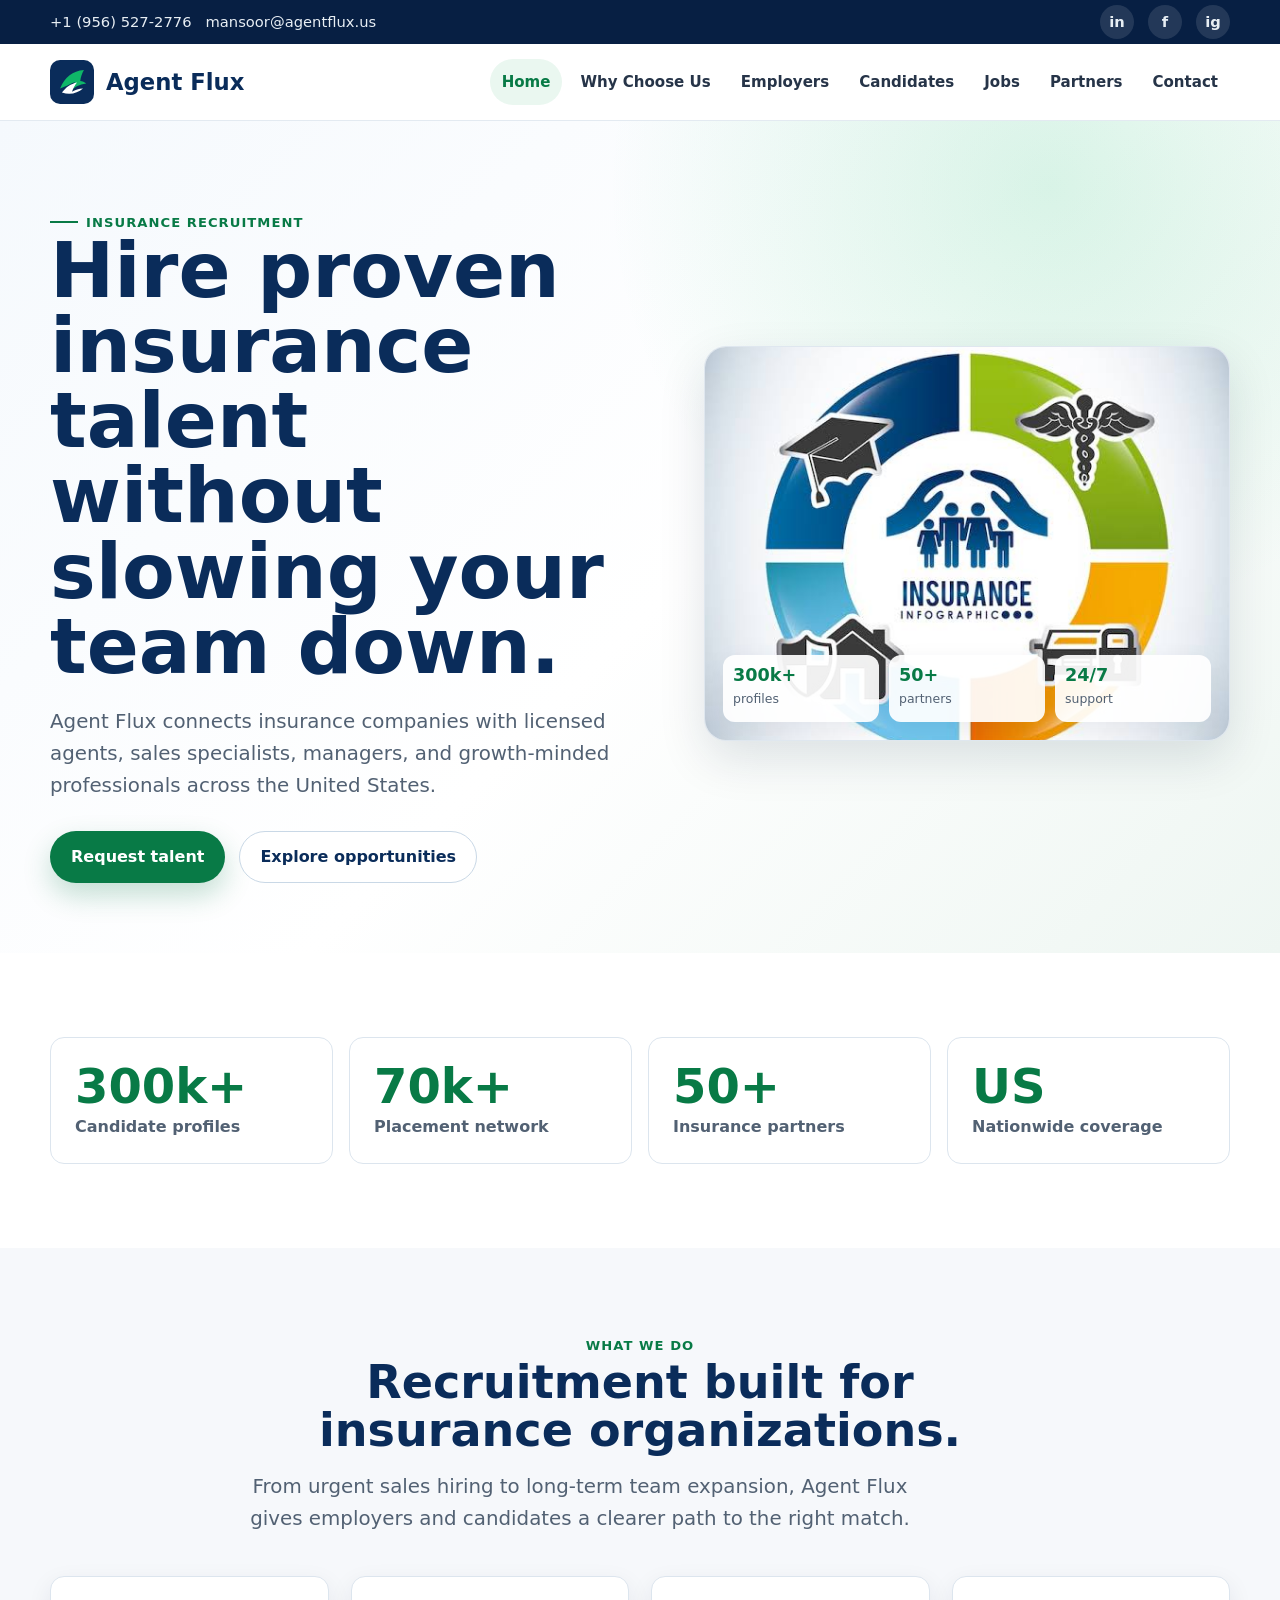
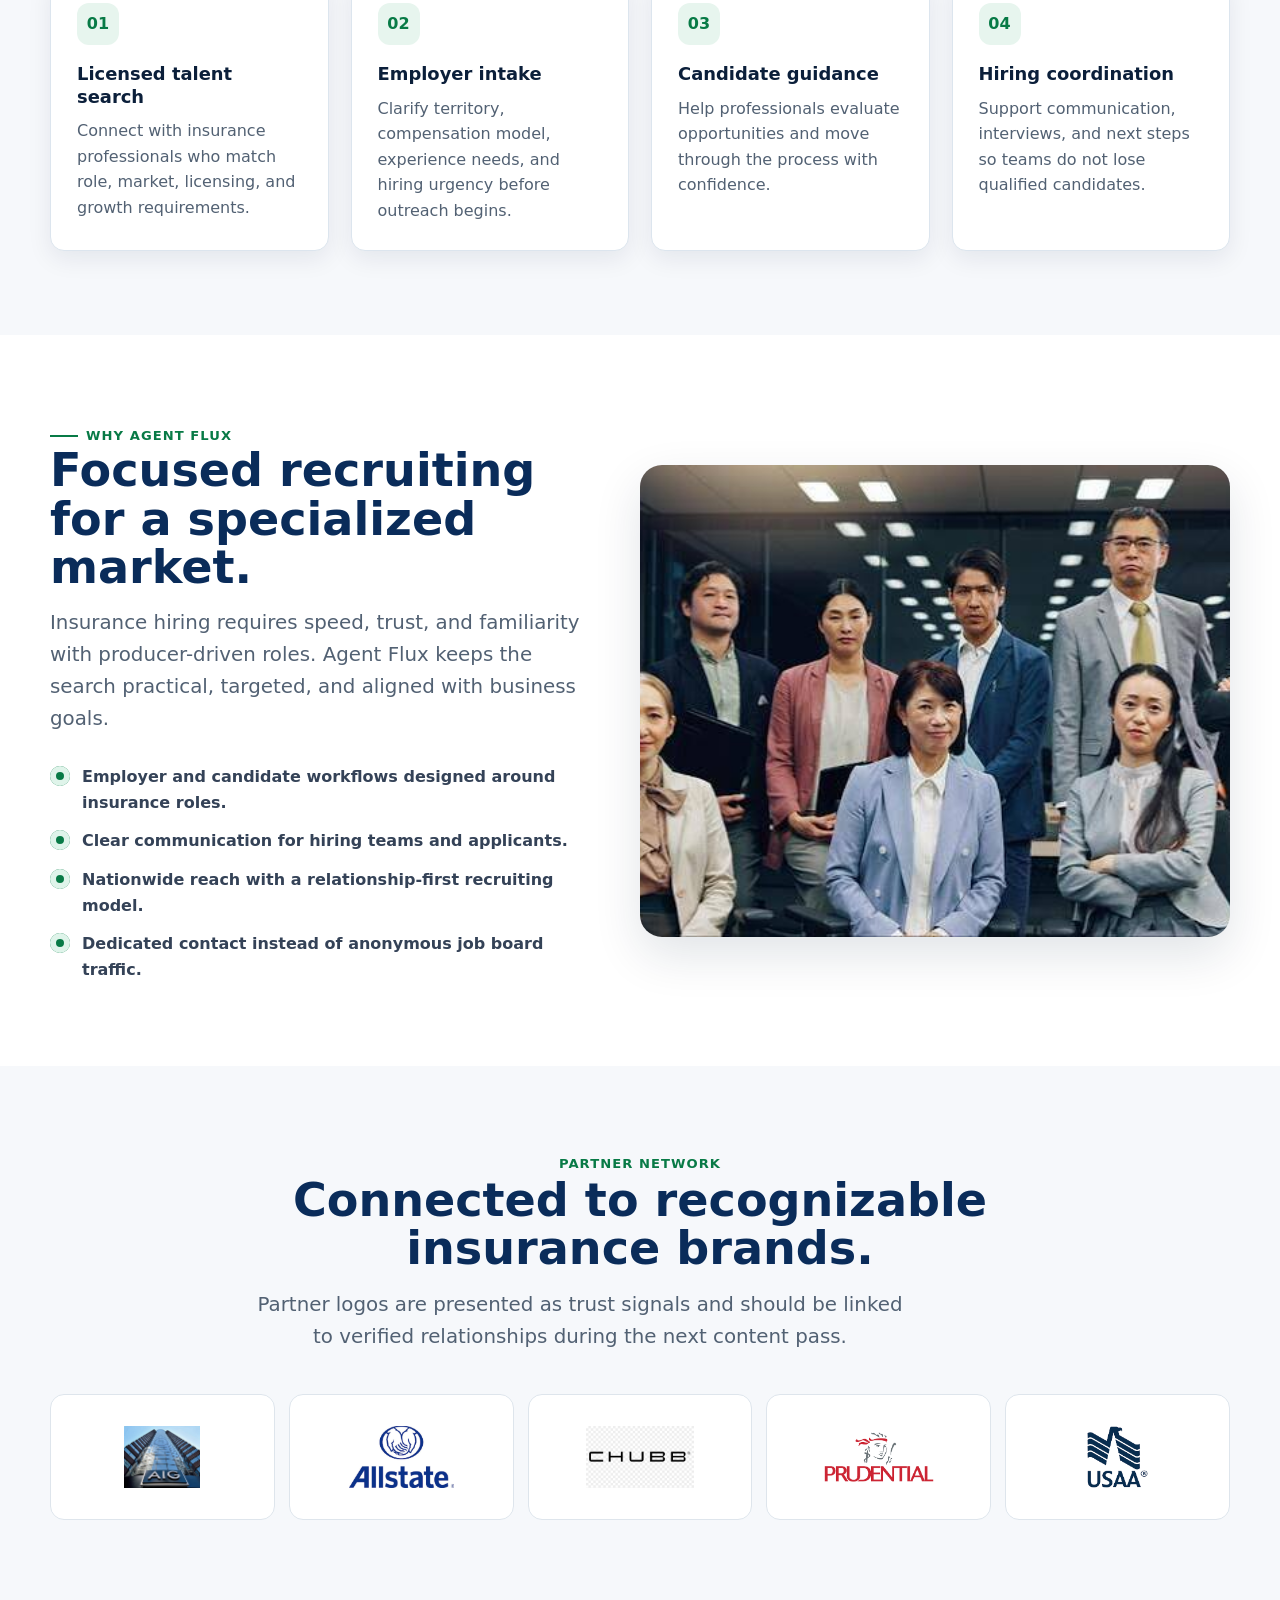
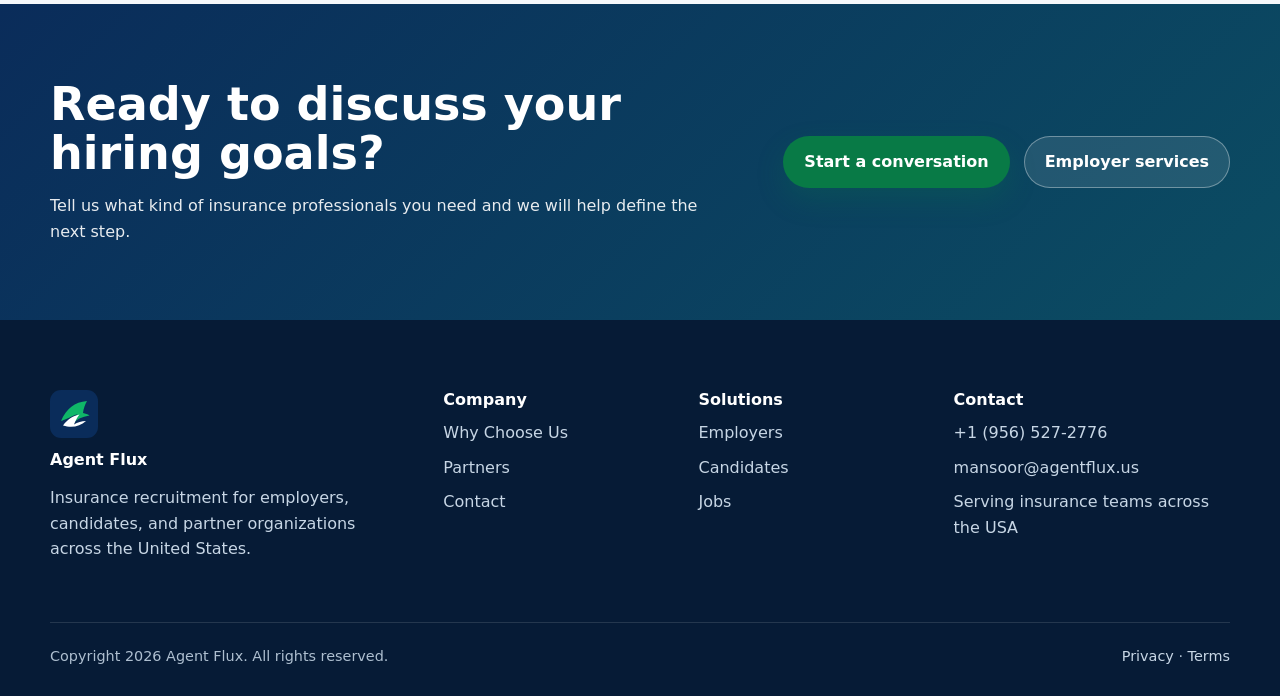
<file: index.html>
<!doctype html>
<html lang="en">
<head>
  <meta charset="utf-8">
  <meta name="viewport" content="width=device-width, initial-scale=1">
  <title>Agent Flux | Insurance Recruitment for Growing Teams</title>
  <meta name="description" content="Agent Flux helps insurance organizations hire licensed agents, sales leaders, and insurance professionals across the United States.">
  <link rel="canonical" href="https://agentflux.us/">
  <meta property="og:title" content="Agent Flux | Insurance Recruitment for Growing Teams">
  <meta property="og:description" content="Hire qualified insurance professionals faster with Agent Flux.">
  <meta property="og:type" content="website">
  <meta property="og:url" content="https://agentflux.us/">
  <meta property="og:image" content="https://agentflux.us/images/hero.jpg">
  <meta name="twitter:card" content="summary_large_image">
  <link rel="icon" href="images/agent-flux-mark.svg" type="image/svg+xml">
  <link rel="stylesheet" href="css/style.css">
  <script type="application/ld+json">
  {"@context":"https://schema.org","@type":"Organization","name":"Agent Flux","url":"https://agentflux.us/","logo":"https://agentflux.us/images/agent-flux-mark.svg","email":"mansoor@agentflux.us","telephone":"+1-956-527-2776","areaServed":"US","sameAs":[]}
  </script>
</head>
<body>
  <a class="skip-link" href="#main">Skip to content</a>
  <div class="top-bar">
    <div class="container top-bar__inner">
      <div class="contact-strip">
        <a href="tel:+19565272776">+1 (956) 527-2776</a>
        <a href="mailto:mansoor@agentflux.us">mansoor@agentflux.us</a>
      </div>
      <div class="social-links" aria-label="Social links">
        <a href="https://www.linkedin.com/" aria-label="Agent Flux on LinkedIn">in</a>
        <a href="https://www.facebook.com/" aria-label="Agent Flux on Facebook">f</a>
        <a href="https://www.instagram.com/" aria-label="Agent Flux on Instagram">ig</a>
      </div>
    </div>
  </div>
  <header class="site-header">
    <div class="container nav-shell">
      <a class="logo" href="index.html" aria-label="Agent Flux home">
        <img src="images/agent-flux-mark.svg" width="44" height="44" alt="">
        <span>Agent Flux</span>
      </a>
      <button class="menu-toggle" type="button" data-menu-toggle aria-expanded="false" aria-controls="site-nav" aria-label="Open navigation"><span></span></button>
      <nav class="site-nav" id="site-nav" data-site-nav aria-label="Primary navigation">
        <a class="active" href="index.html">Home</a>
        <a href="about.html">Why Choose Us</a>
        <a href="employers.html">Employers</a>
        <a href="candidates.html">Candidates</a>
        <a href="jobs.html">Jobs</a>
        <a href="partners.html">Partners</a>
        <a href="contact.html">Contact</a>
      </nav>
    </div>
  </header>
  <main id="main">
    <section class="hero">
      <div class="container hero-grid">
        <div>
          <span class="eyebrow">Insurance recruitment</span>
          <h1>Hire proven insurance talent without slowing your team down.</h1>
          <p class="lead">Agent Flux connects insurance companies with licensed agents, sales specialists, managers, and growth-minded professionals across the United States.</p>
          <div class="hero-actions">
            <a class="btn btn-primary" href="contact.html">Request talent</a>
            <a class="btn btn-secondary" href="jobs.html">Explore opportunities</a>
          </div>
        </div>
        <div class="visual-card">
          <img src="images/hero.jpg" width="554" height="554" alt="Insurance recruitment strategy graphic" fetchpriority="high">
          <div class="metric-ribbon" aria-label="Agent Flux impact metrics">
            <div class="metric-chip"><strong>300k+</strong><span>profiles</span></div>
            <div class="metric-chip"><strong>50+</strong><span>partners</span></div>
            <div class="metric-chip"><strong>24/7</strong><span>support</span></div>
          </div>
        </div>
      </div>
    </section>

    <section class="section-alt">
      <div class="container stats-row">
        <div class="stat"><strong>300k+</strong><span>Candidate profiles</span></div>
        <div class="stat"><strong>70k+</strong><span>Placement network</span></div>
        <div class="stat"><strong>50+</strong><span>Insurance partners</span></div>
        <div class="stat"><strong>US</strong><span>Nationwide coverage</span></div>
      </div>
    </section>

    <section>
      <div class="container">
        <div class="section-head center">
          <span class="section-kicker">What we do</span>
          <h2>Recruitment built for insurance organizations.</h2>
          <p class="lead">From urgent sales hiring to long-term team expansion, Agent Flux gives employers and candidates a clearer path to the right match.</p>
        </div>
        <div class="grid grid-4">
          <article class="card"><span class="icon-badge">01</span><h3>Licensed talent search</h3><p>Connect with insurance professionals who match role, market, licensing, and growth requirements.</p></article>
          <article class="card"><span class="icon-badge">02</span><h3>Employer intake</h3><p>Clarify territory, compensation model, experience needs, and hiring urgency before outreach begins.</p></article>
          <article class="card"><span class="icon-badge">03</span><h3>Candidate guidance</h3><p>Help professionals evaluate opportunities and move through the process with confidence.</p></article>
          <article class="card"><span class="icon-badge">04</span><h3>Hiring coordination</h3><p>Support communication, interviews, and next steps so teams do not lose qualified candidates.</p></article>
        </div>
      </div>
    </section>

    <section class="section-alt">
      <div class="container split">
        <div>
          <span class="section-kicker">Why Agent Flux</span>
          <h2>Focused recruiting for a specialized market.</h2>
          <p class="lead">Insurance hiring requires speed, trust, and familiarity with producer-driven roles. Agent Flux keeps the search practical, targeted, and aligned with business goals.</p>
          <ul class="check-list">
            <li>Employer and candidate workflows designed around insurance roles.</li>
            <li>Clear communication for hiring teams and applicants.</li>
            <li>Nationwide reach with a relationship-first recruiting model.</li>
            <li>Dedicated contact instead of anonymous job board traffic.</li>
          </ul>
        </div>
        <img src="images/employer-team.jpg" width="689" height="350" loading="lazy" decoding="async" alt="Insurance employer team discussing hiring priorities">
      </div>
    </section>

    <section>
      <div class="container">
        <div class="section-head center">
          <span class="section-kicker">Partner network</span>
          <h2>Connected to recognizable insurance brands.</h2>
          <p class="lead">Partner logos are presented as trust signals and should be linked to verified relationships during the next content pass.</p>
        </div>
        <div class="logos" aria-label="Insurance partner logos">
          <a class="logo-card" href="partners.html"><img src="images/partners/aig.png" width="612" height="500" loading="lazy" alt="AIG"></a>
          <a class="logo-card" href="partners.html"><img src="images/partners/allstate.png" width="657" height="387" loading="lazy" alt="Allstate"></a>
          <a class="logo-card" href="partners.html"><img src="images/partners/chubb.png" width="592" height="337" loading="lazy" alt="Chubb"></a>
          <a class="logo-card" href="partners.html"><img src="images/partners/prudential.png" width="738" height="414" loading="lazy" alt="Prudential"></a>
          <a class="logo-card" href="partners.html"><img src="images/partners/usaa.png" width="738" height="414" loading="lazy" alt="USAA"></a>
        </div>
      </div>
    </section>

    <section class="cta">
      <div class="container cta-grid">
        <div>
          <h2>Ready to discuss your hiring goals?</h2>
          <p>Tell us what kind of insurance professionals you need and we will help define the next step.</p>
        </div>
        <div class="cta-actions">
          <a class="btn btn-primary" href="contact.html">Start a conversation</a>
          <a class="btn btn-secondary" href="employers.html">Employer services</a>
        </div>
      </div>
    </section>
  </main>
  <footer class="site-footer">
    <div class="container footer-grid">
      <div class="footer-brand"><img src="images/agent-flux-mark.svg" width="48" height="48" alt=""><h2>Agent Flux</h2><p>Insurance recruitment for employers, candidates, and partner organizations across the United States.</p></div>
      <div><h3>Company</h3><ul><li><a href="about.html">Why Choose Us</a></li><li><a href="partners.html">Partners</a></li><li><a href="contact.html">Contact</a></li></ul></div>
      <div><h3>Solutions</h3><ul><li><a href="employers.html">Employers</a></li><li><a href="candidates.html">Candidates</a></li><li><a href="jobs.html">Jobs</a></li></ul></div>
      <div><h3>Contact</h3><ul><li><a href="tel:+19565272776">+1 (956) 527-2776</a></li><li><a href="mailto:mansoor@agentflux.us">mansoor@agentflux.us</a></li><li>Serving insurance teams across the USA</li></ul></div>
    </div>
    <div class="container footer-bottom"><span>Copyright 2026 Agent Flux. All rights reserved.</span><span><a href="privacy.html">Privacy</a> · <a href="terms.html">Terms</a></span></div>
  </footer>
  <script src="js/script.js" defer></script>
</body>
</html>
</file>
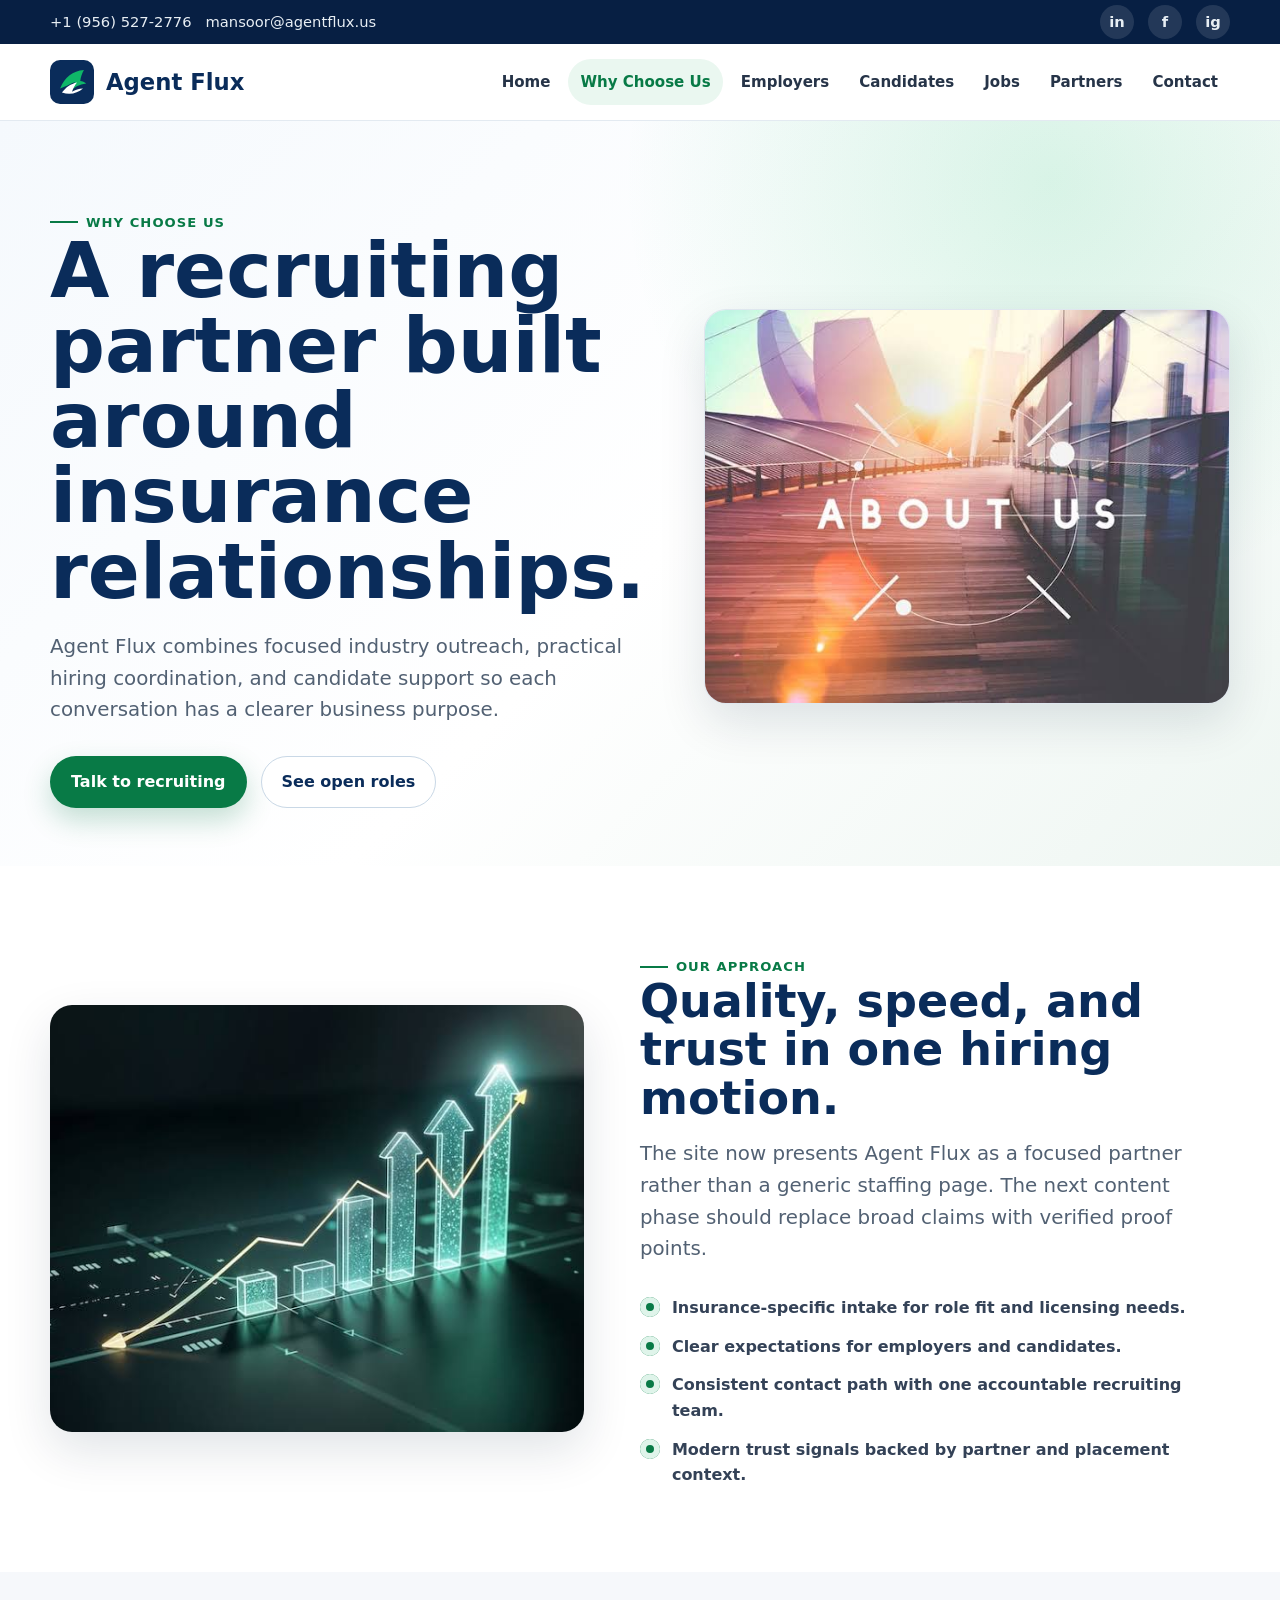
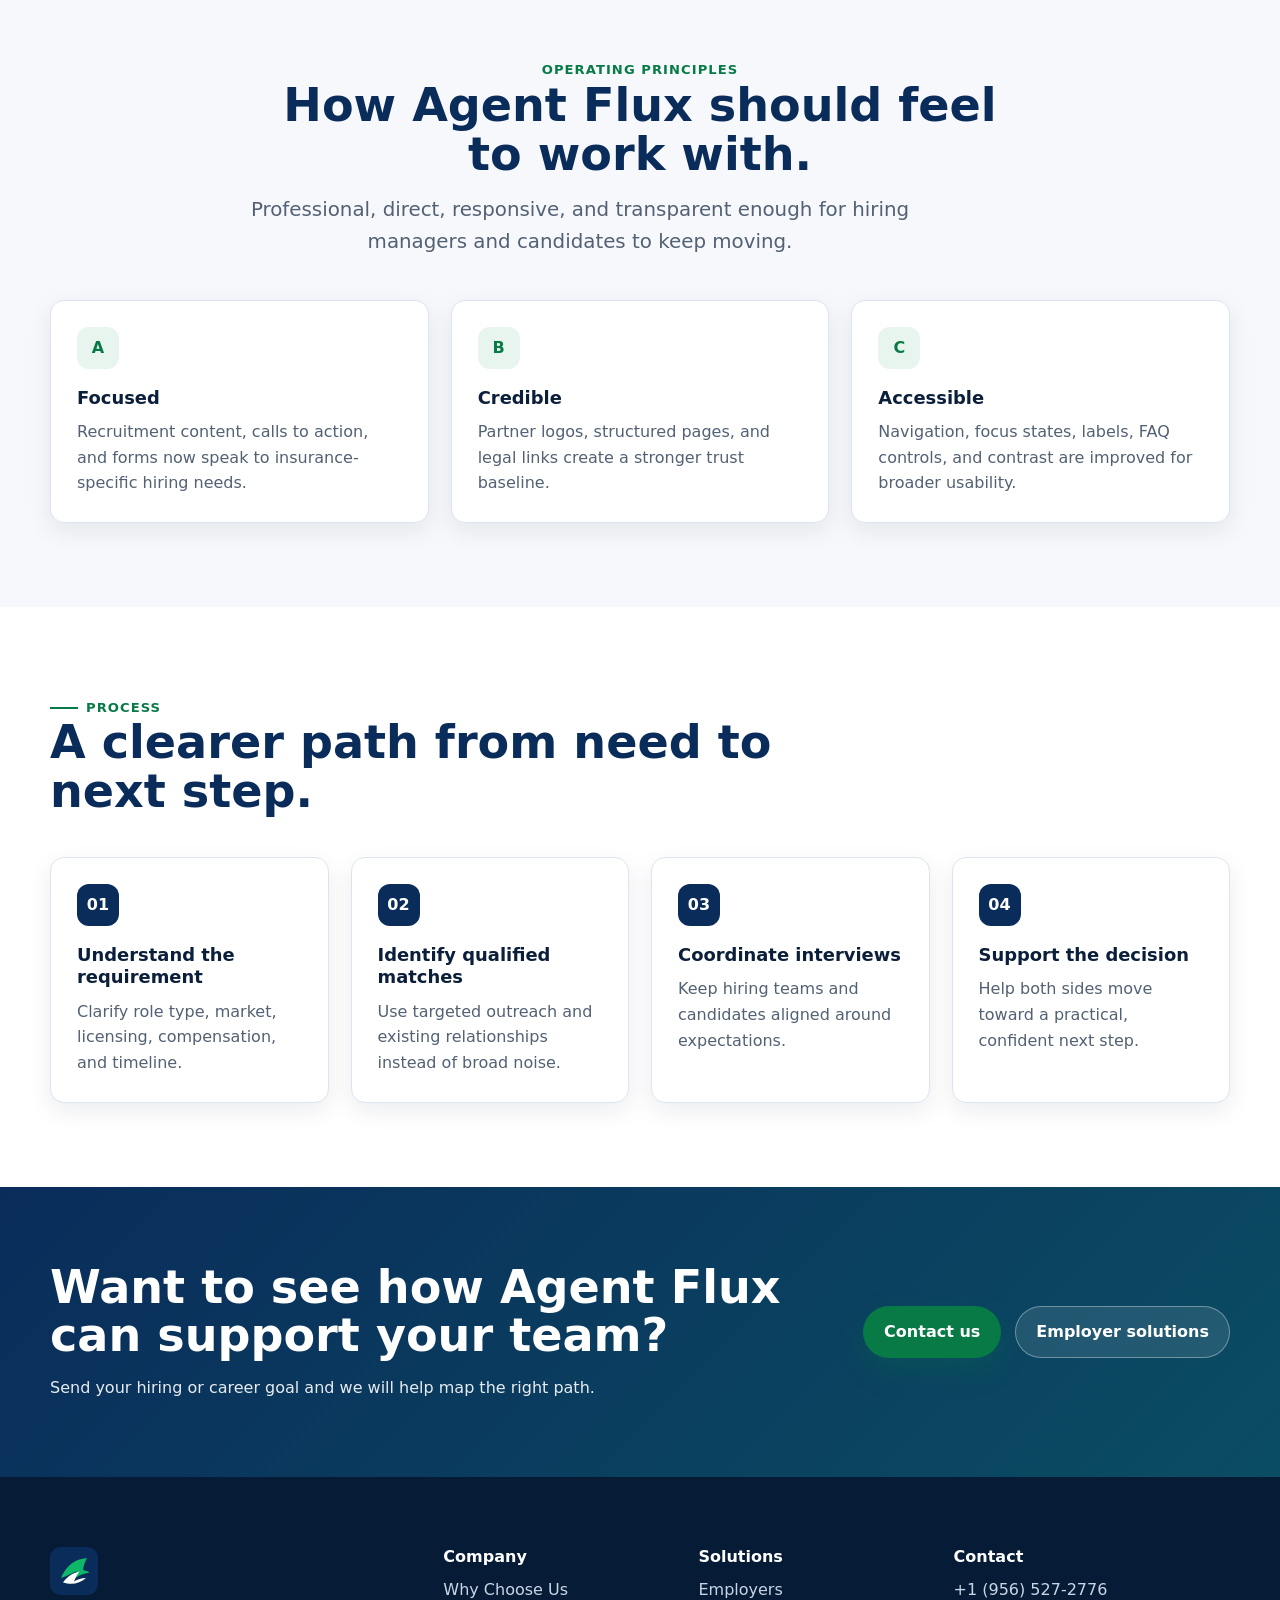
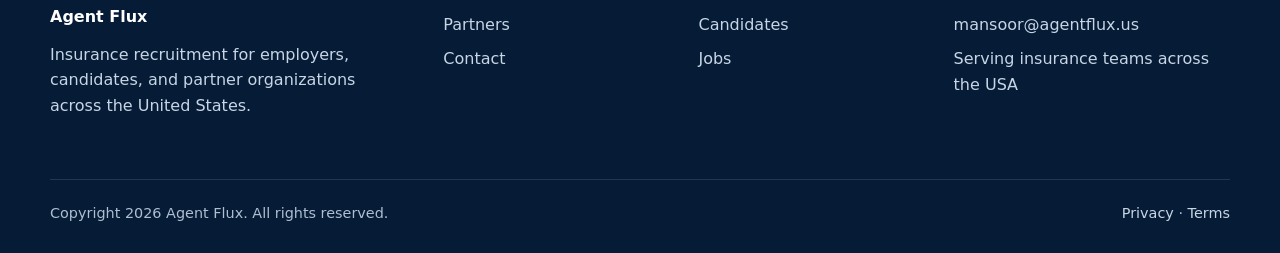
<file: about.html>
<!doctype html>
<html lang="en">
<head>
  <meta charset="utf-8">
  <meta name="viewport" content="width=device-width, initial-scale=1">
  <title>Why Choose Agent Flux | Insurance Recruiting Partner</title>
  <meta name="description" content="Learn how Agent Flux helps insurance employers and candidates build better hiring relationships across the United States.">
  <link rel="canonical" href="https://agentflux.us/about.html">
  <meta property="og:title" content="Why Choose Agent Flux">
  <meta property="og:description" content="Focused insurance recruitment for employers and candidates.">
  <meta property="og:type" content="website">
  <meta property="og:url" content="https://agentflux.us/about.html">
  <meta property="og:image" content="https://agentflux.us/images/employer-team.jpg">
  <meta name="twitter:card" content="summary_large_image">
  <link rel="icon" href="images/agent-flux-mark.svg" type="image/svg+xml">
  <link rel="stylesheet" href="css/style.css">
  <script type="application/ld+json">
  {"@context":"https://schema.org","@type":"BreadcrumbList","itemListElement":[{"@type":"ListItem","position":1,"name":"Home","item":"https://agentflux.us/"},{"@type":"ListItem","position":2,"name":"Why Choose Us","item":"https://agentflux.us/about.html"}]}
  </script>
</head>
<body>
  <a class="skip-link" href="#main">Skip to content</a>
  <div class="top-bar"><div class="container top-bar__inner"><div class="contact-strip"><a href="tel:+19565272776">+1 (956) 527-2776</a><a href="mailto:mansoor@agentflux.us">mansoor@agentflux.us</a></div><div class="social-links" aria-label="Social links"><a href="https://www.linkedin.com/" aria-label="Agent Flux on LinkedIn">in</a><a href="https://www.facebook.com/" aria-label="Agent Flux on Facebook">f</a><a href="https://www.instagram.com/" aria-label="Agent Flux on Instagram">ig</a></div></div></div>
  <header class="site-header"><div class="container nav-shell"><a class="logo" href="index.html"><img src="images/agent-flux-mark.svg" width="44" height="44" alt=""><span>Agent Flux</span></a><button class="menu-toggle" type="button" data-menu-toggle aria-expanded="false" aria-controls="site-nav" aria-label="Open navigation"><span></span></button><nav class="site-nav" id="site-nav" data-site-nav aria-label="Primary navigation"><a href="index.html">Home</a><a class="active" href="about.html">Why Choose Us</a><a href="employers.html">Employers</a><a href="candidates.html">Candidates</a><a href="jobs.html">Jobs</a><a href="partners.html">Partners</a><a href="contact.html">Contact</a></nav></div></header>
  <main id="main">
    <section class="hero hero--compact">
      <div class="container hero-grid">
        <div><span class="eyebrow">Why choose us</span><h1>A recruiting partner built around insurance relationships.</h1><p class="lead">Agent Flux combines focused industry outreach, practical hiring coordination, and candidate support so each conversation has a clearer business purpose.</p><div class="hero-actions"><a class="btn btn-primary" href="contact.html">Talk to recruiting</a><a class="btn btn-secondary" href="jobs.html">See open roles</a></div></div>
        <div class="visual-card"><img src="images/partners/about.jpg" width="668" height="459" alt="Recruitment team collaborating on insurance hiring"></div>
      </div>
    </section>
    <section class="section-alt">
      <div class="container split">
        <img src="images/business-growth.jpg" width="670" height="458" loading="lazy" decoding="async" alt="Business growth planning for insurance teams">
        <div><span class="section-kicker">Our approach</span><h2>Quality, speed, and trust in one hiring motion.</h2><p class="lead">The site now presents Agent Flux as a focused partner rather than a generic staffing page. The next content phase should replace broad claims with verified proof points.</p><ul class="check-list"><li>Insurance-specific intake for role fit and licensing needs.</li><li>Clear expectations for employers and candidates.</li><li>Consistent contact path with one accountable recruiting team.</li><li>Modern trust signals backed by partner and placement context.</li></ul></div>
      </div>
    </section>
    <section>
      <div class="container">
        <div class="section-head center"><span class="section-kicker">Operating principles</span><h2>How Agent Flux should feel to work with.</h2><p class="lead">Professional, direct, responsive, and transparent enough for hiring managers and candidates to keep moving.</p></div>
        <div class="grid grid-3">
          <article class="card"><span class="icon-badge">A</span><h3>Focused</h3><p>Recruitment content, calls to action, and forms now speak to insurance-specific hiring needs.</p></article>
          <article class="card"><span class="icon-badge">B</span><h3>Credible</h3><p>Partner logos, structured pages, and legal links create a stronger trust baseline.</p></article>
          <article class="card"><span class="icon-badge">C</span><h3>Accessible</h3><p>Navigation, focus states, labels, FAQ controls, and contrast are improved for broader usability.</p></article>
        </div>
      </div>
    </section>
    <section class="section-alt process">
      <div class="container">
        <div class="section-head"><span class="section-kicker">Process</span><h2>A clearer path from need to next step.</h2></div>
        <div class="grid grid-4">
          <article class="card"><h3>Understand the requirement</h3><p>Clarify role type, market, licensing, compensation, and timeline.</p></article>
          <article class="card"><h3>Identify qualified matches</h3><p>Use targeted outreach and existing relationships instead of broad noise.</p></article>
          <article class="card"><h3>Coordinate interviews</h3><p>Keep hiring teams and candidates aligned around expectations.</p></article>
          <article class="card"><h3>Support the decision</h3><p>Help both sides move toward a practical, confident next step.</p></article>
        </div>
      </div>
    </section>
    <section class="cta"><div class="container cta-grid"><div><h2>Want to see how Agent Flux can support your team?</h2><p>Send your hiring or career goal and we will help map the right path.</p></div><div class="cta-actions"><a class="btn btn-primary" href="contact.html">Contact us</a><a class="btn btn-secondary" href="employers.html">Employer solutions</a></div></div></section>
  </main>
  <footer class="site-footer"><div class="container footer-grid"><div class="footer-brand"><img src="images/agent-flux-mark.svg" width="48" height="48" alt=""><h2>Agent Flux</h2><p>Insurance recruitment for employers, candidates, and partner organizations across the United States.</p></div><div><h3>Company</h3><ul><li><a href="about.html">Why Choose Us</a></li><li><a href="partners.html">Partners</a></li><li><a href="contact.html">Contact</a></li></ul></div><div><h3>Solutions</h3><ul><li><a href="employers.html">Employers</a></li><li><a href="candidates.html">Candidates</a></li><li><a href="jobs.html">Jobs</a></li></ul></div><div><h3>Contact</h3><ul><li><a href="tel:+19565272776">+1 (956) 527-2776</a></li><li><a href="mailto:mansoor@agentflux.us">mansoor@agentflux.us</a></li><li>Serving insurance teams across the USA</li></ul></div></div><div class="container footer-bottom"><span>Copyright 2026 Agent Flux. All rights reserved.</span><span><a href="privacy.html">Privacy</a> · <a href="terms.html">Terms</a></span></div></footer>
  <script src="js/script.js" defer></script>
</body>
</html>
</file>
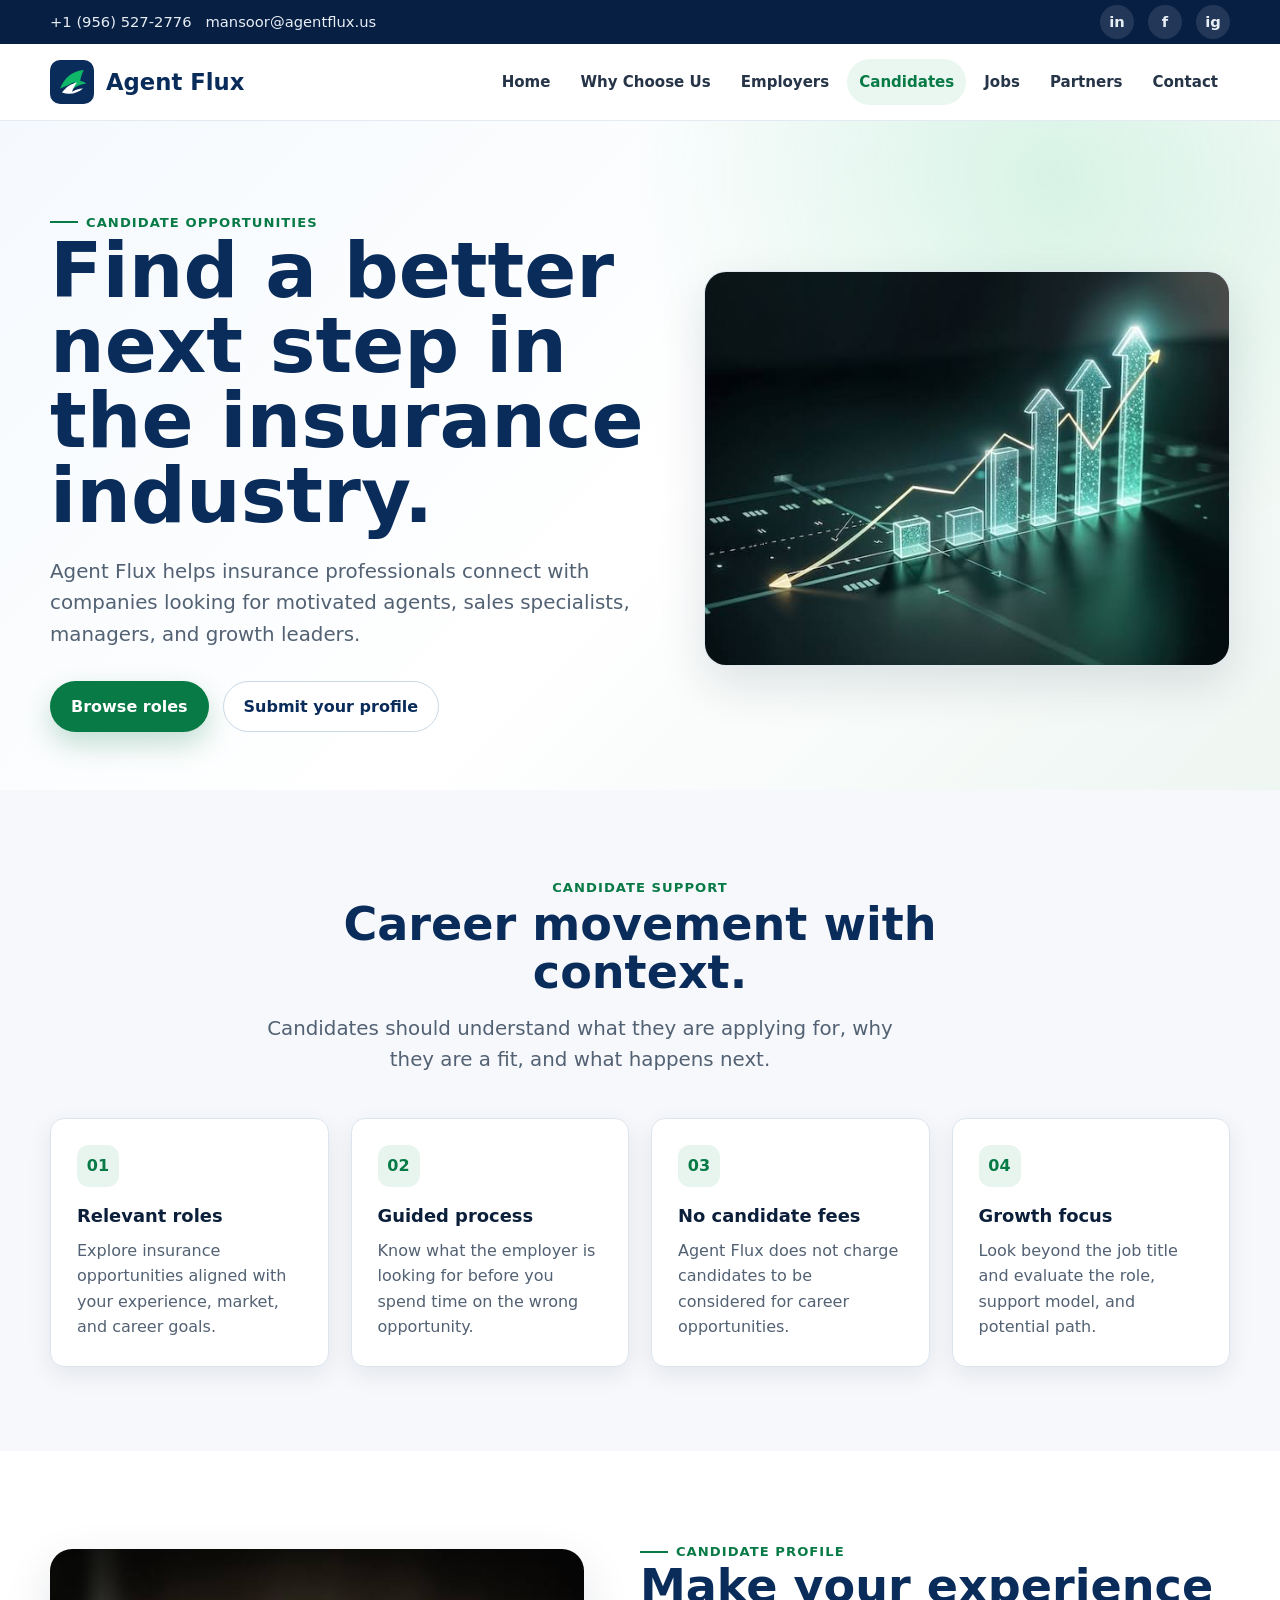
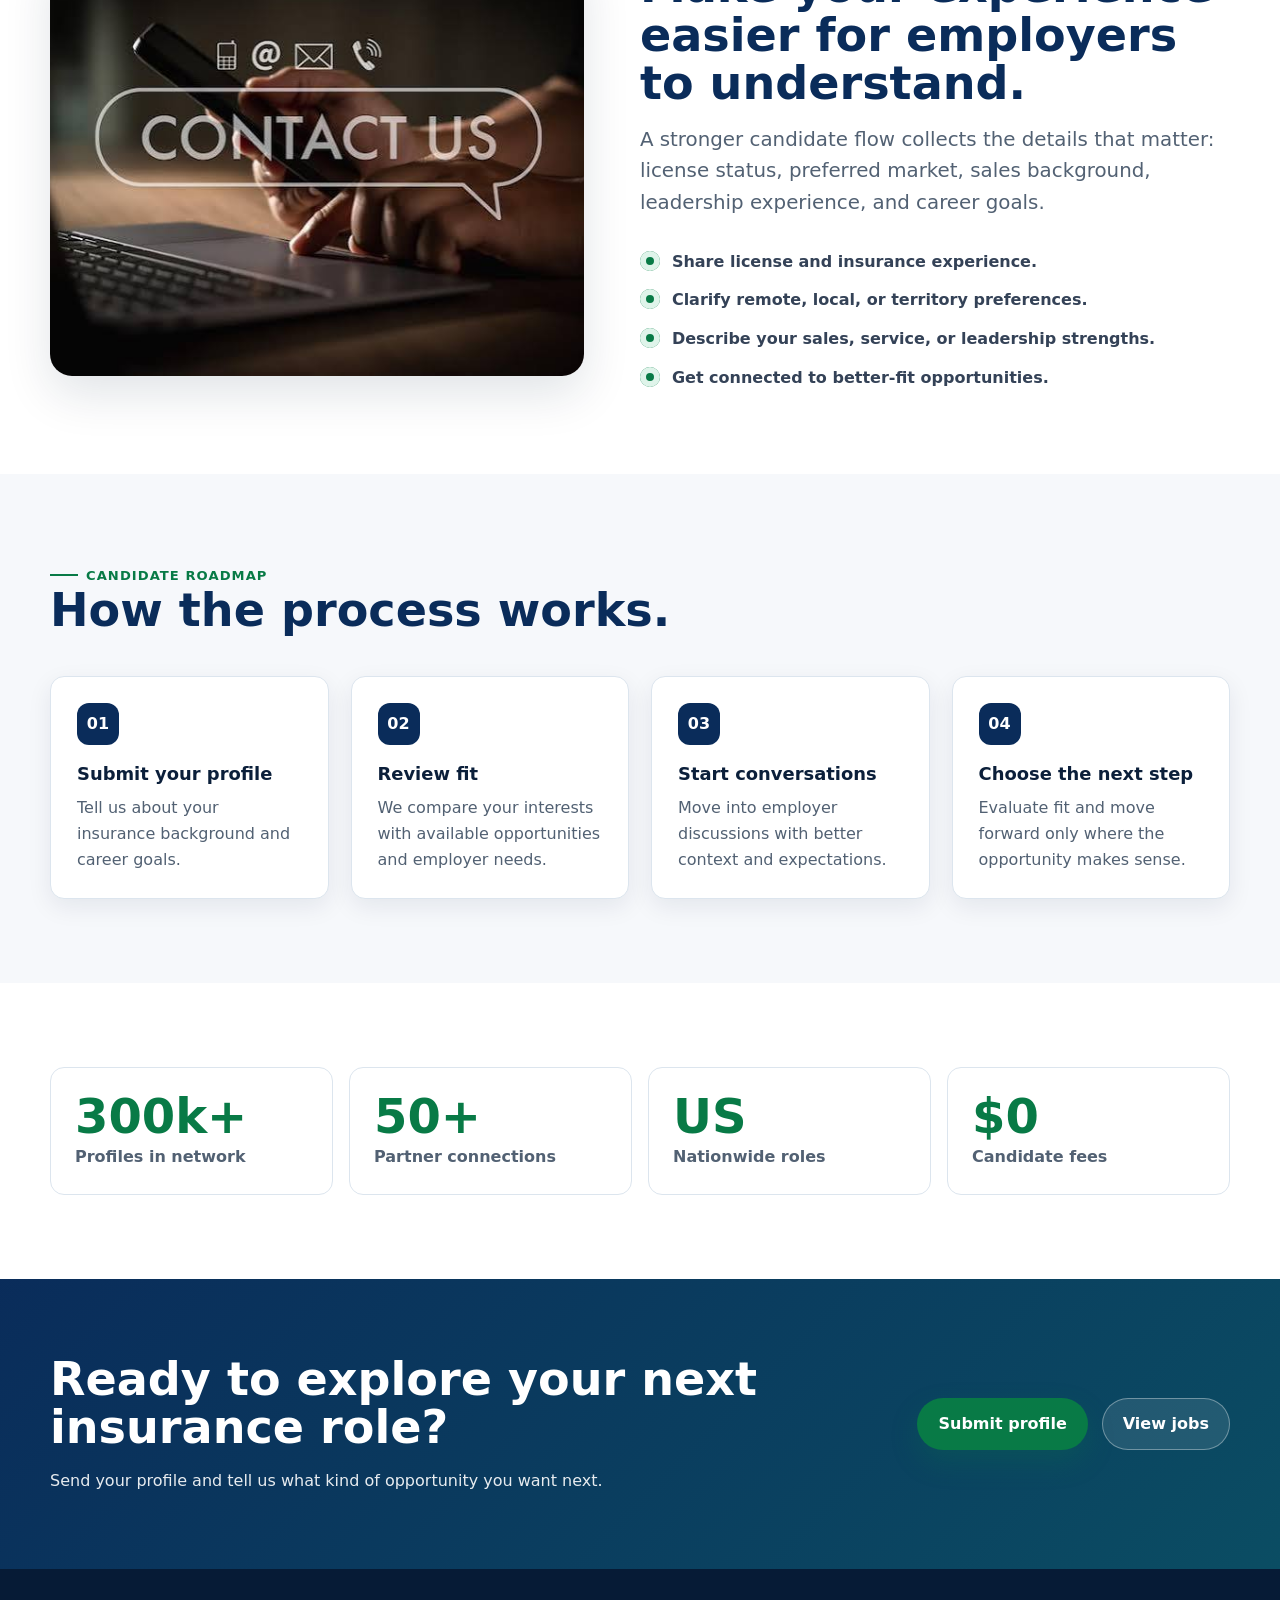
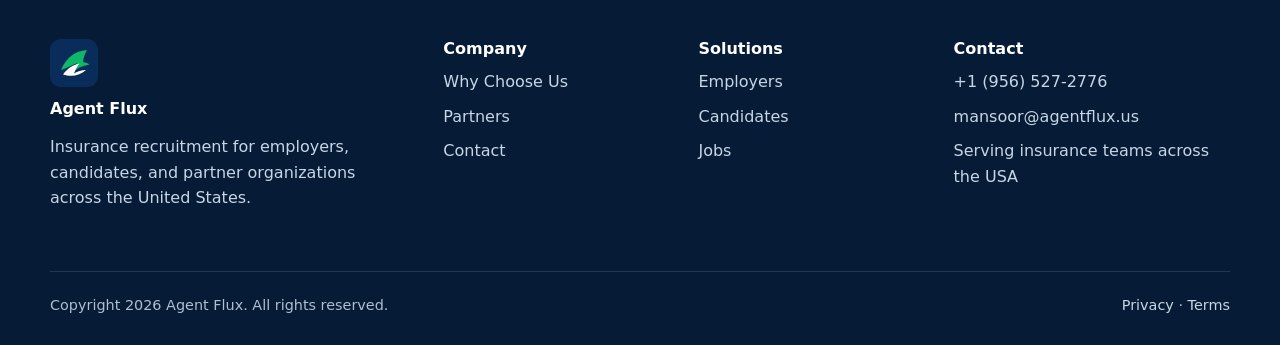
<file: candidates.html>
<!doctype html>
<html lang="en">
<head>
  <meta charset="utf-8">
  <meta name="viewport" content="width=device-width, initial-scale=1">
  <title>Insurance Career Opportunities | Agent Flux Candidates</title>
  <meta name="description" content="Agent Flux helps insurance professionals explore career opportunities with companies seeking agents, sales specialists, and leaders.">
  <link rel="canonical" href="https://agentflux.us/candidates.html">
  <meta property="og:title" content="Insurance Career Opportunities | Agent Flux">
  <meta property="og:description" content="Career support for insurance professionals across the United States.">
  <meta property="og:type" content="website">
  <meta property="og:url" content="https://agentflux.us/candidates.html">
  <meta property="og:image" content="https://agentflux.us/images/business-growth.jpg">
  <meta name="twitter:card" content="summary_large_image">
  <link rel="icon" href="images/agent-flux-mark.svg" type="image/svg+xml">
  <link rel="stylesheet" href="css/style.css">
</head>
<body>
  <a class="skip-link" href="#main">Skip to content</a>
  <div class="top-bar"><div class="container top-bar__inner"><div class="contact-strip"><a href="tel:+19565272776">+1 (956) 527-2776</a><a href="mailto:mansoor@agentflux.us">mansoor@agentflux.us</a></div><div class="social-links" aria-label="Social links"><a href="https://www.linkedin.com/" aria-label="Agent Flux on LinkedIn">in</a><a href="https://www.facebook.com/" aria-label="Agent Flux on Facebook">f</a><a href="https://www.instagram.com/" aria-label="Agent Flux on Instagram">ig</a></div></div></div>
  <header class="site-header"><div class="container nav-shell"><a class="logo" href="index.html"><img src="images/agent-flux-mark.svg" width="44" height="44" alt=""><span>Agent Flux</span></a><button class="menu-toggle" type="button" data-menu-toggle aria-expanded="false" aria-controls="site-nav" aria-label="Open navigation"><span></span></button><nav class="site-nav" id="site-nav" data-site-nav aria-label="Primary navigation"><a href="index.html">Home</a><a href="about.html">Why Choose Us</a><a href="employers.html">Employers</a><a class="active" href="candidates.html">Candidates</a><a href="jobs.html">Jobs</a><a href="partners.html">Partners</a><a href="contact.html">Contact</a></nav></div></header>
  <main id="main">
    <section class="hero hero--compact">
      <div class="container hero-grid">
        <div><span class="eyebrow">Candidate opportunities</span><h1>Find a better next step in the insurance industry.</h1><p class="lead">Agent Flux helps insurance professionals connect with companies looking for motivated agents, sales specialists, managers, and growth leaders.</p><div class="hero-actions"><a class="btn btn-primary" href="jobs.html">Browse roles</a><a class="btn btn-secondary" href="contact.html">Submit your profile</a></div></div>
        <div class="visual-card"><img src="images/business-growth.jpg" width="670" height="458" alt="Insurance professional career growth planning"></div>
      </div>
    </section>
    <section>
      <div class="container">
        <div class="section-head center"><span class="section-kicker">Candidate support</span><h2>Career movement with context.</h2><p class="lead">Candidates should understand what they are applying for, why they are a fit, and what happens next.</p></div>
        <div class="grid grid-4">
          <article class="card"><span class="icon-badge">01</span><h3>Relevant roles</h3><p>Explore insurance opportunities aligned with your experience, market, and career goals.</p></article>
          <article class="card"><span class="icon-badge">02</span><h3>Guided process</h3><p>Know what the employer is looking for before you spend time on the wrong opportunity.</p></article>
          <article class="card"><span class="icon-badge">03</span><h3>No candidate fees</h3><p>Agent Flux does not charge candidates to be considered for career opportunities.</p></article>
          <article class="card"><span class="icon-badge">04</span><h3>Growth focus</h3><p>Look beyond the job title and evaluate the role, support model, and potential path.</p></article>
        </div>
      </div>
    </section>
    <section class="section-alt">
      <div class="container split">
        <img src="images/contact.jpg" width="678" height="452" loading="lazy" decoding="async" alt="Candidate contacting a recruitment team">
        <div><span class="section-kicker">Candidate profile</span><h2>Make your experience easier for employers to understand.</h2><p class="lead">A stronger candidate flow collects the details that matter: license status, preferred market, sales background, leadership experience, and career goals.</p><ul class="check-list"><li>Share license and insurance experience.</li><li>Clarify remote, local, or territory preferences.</li><li>Describe your sales, service, or leadership strengths.</li><li>Get connected to better-fit opportunities.</li></ul></div>
      </div>
    </section>
    <section class="process">
      <div class="container">
        <div class="section-head"><span class="section-kicker">Candidate roadmap</span><h2>How the process works.</h2></div>
        <div class="grid grid-4">
          <article class="card"><h3>Submit your profile</h3><p>Tell us about your insurance background and career goals.</p></article>
          <article class="card"><h3>Review fit</h3><p>We compare your interests with available opportunities and employer needs.</p></article>
          <article class="card"><h3>Start conversations</h3><p>Move into employer discussions with better context and expectations.</p></article>
          <article class="card"><h3>Choose the next step</h3><p>Evaluate fit and move forward only where the opportunity makes sense.</p></article>
        </div>
      </div>
    </section>
    <section class="section-alt">
      <div class="container stats-row">
        <div class="stat"><strong>300k+</strong><span>Profiles in network</span></div>
        <div class="stat"><strong>50+</strong><span>Partner connections</span></div>
        <div class="stat"><strong>US</strong><span>Nationwide roles</span></div>
        <div class="stat"><strong>$0</strong><span>Candidate fees</span></div>
      </div>
    </section>
    <section class="cta"><div class="container cta-grid"><div><h2>Ready to explore your next insurance role?</h2><p>Send your profile and tell us what kind of opportunity you want next.</p></div><div class="cta-actions"><a class="btn btn-primary" href="contact.html">Submit profile</a><a class="btn btn-secondary" href="jobs.html">View jobs</a></div></div></section>
  </main>
  <footer class="site-footer"><div class="container footer-grid"><div class="footer-brand"><img src="images/agent-flux-mark.svg" width="48" height="48" alt=""><h2>Agent Flux</h2><p>Insurance recruitment for employers, candidates, and partner organizations across the United States.</p></div><div><h3>Company</h3><ul><li><a href="about.html">Why Choose Us</a></li><li><a href="partners.html">Partners</a></li><li><a href="contact.html">Contact</a></li></ul></div><div><h3>Solutions</h3><ul><li><a href="employers.html">Employers</a></li><li><a href="candidates.html">Candidates</a></li><li><a href="jobs.html">Jobs</a></li></ul></div><div><h3>Contact</h3><ul><li><a href="tel:+19565272776">+1 (956) 527-2776</a></li><li><a href="mailto:mansoor@agentflux.us">mansoor@agentflux.us</a></li><li>Serving insurance teams across the USA</li></ul></div></div><div class="container footer-bottom"><span>Copyright 2026 Agent Flux. All rights reserved.</span><span><a href="privacy.html">Privacy</a> · <a href="terms.html">Terms</a></span></div></footer>
  <script src="js/script.js" defer></script>
</body>
</html>
</file>
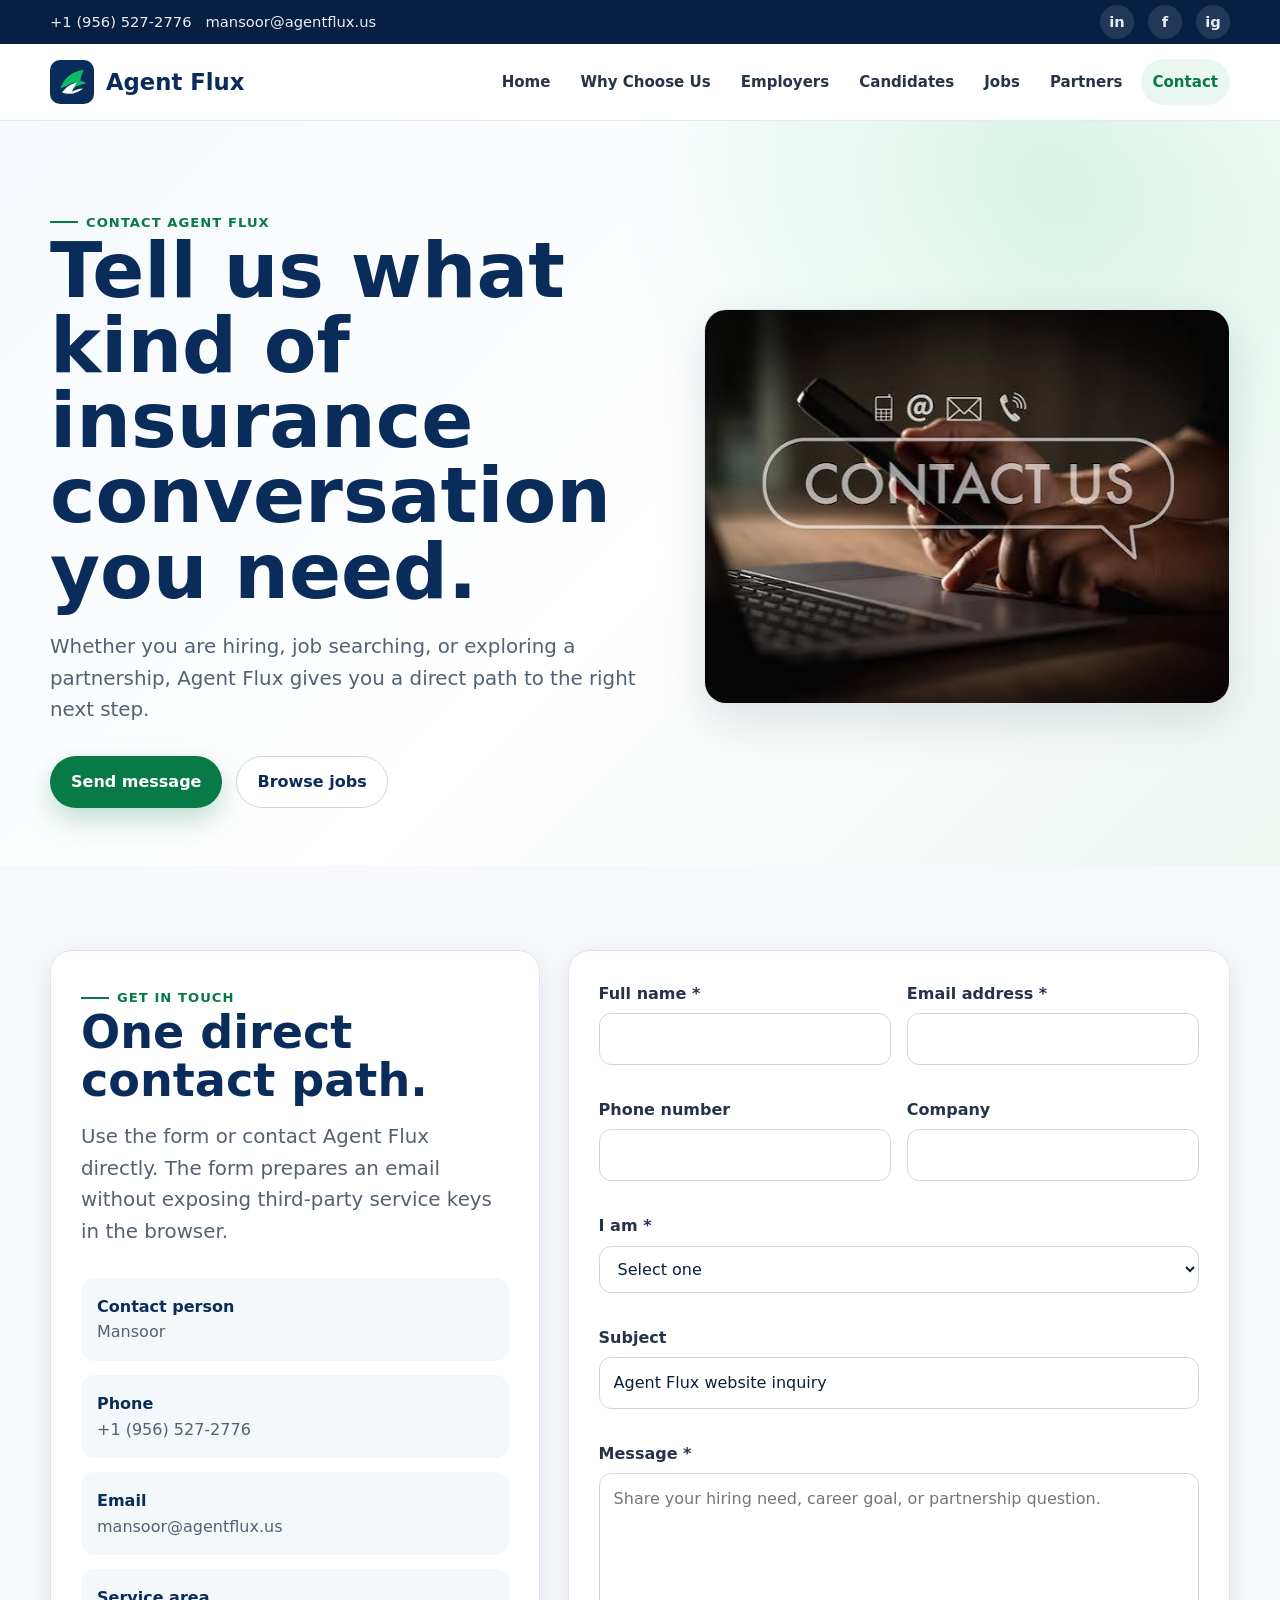
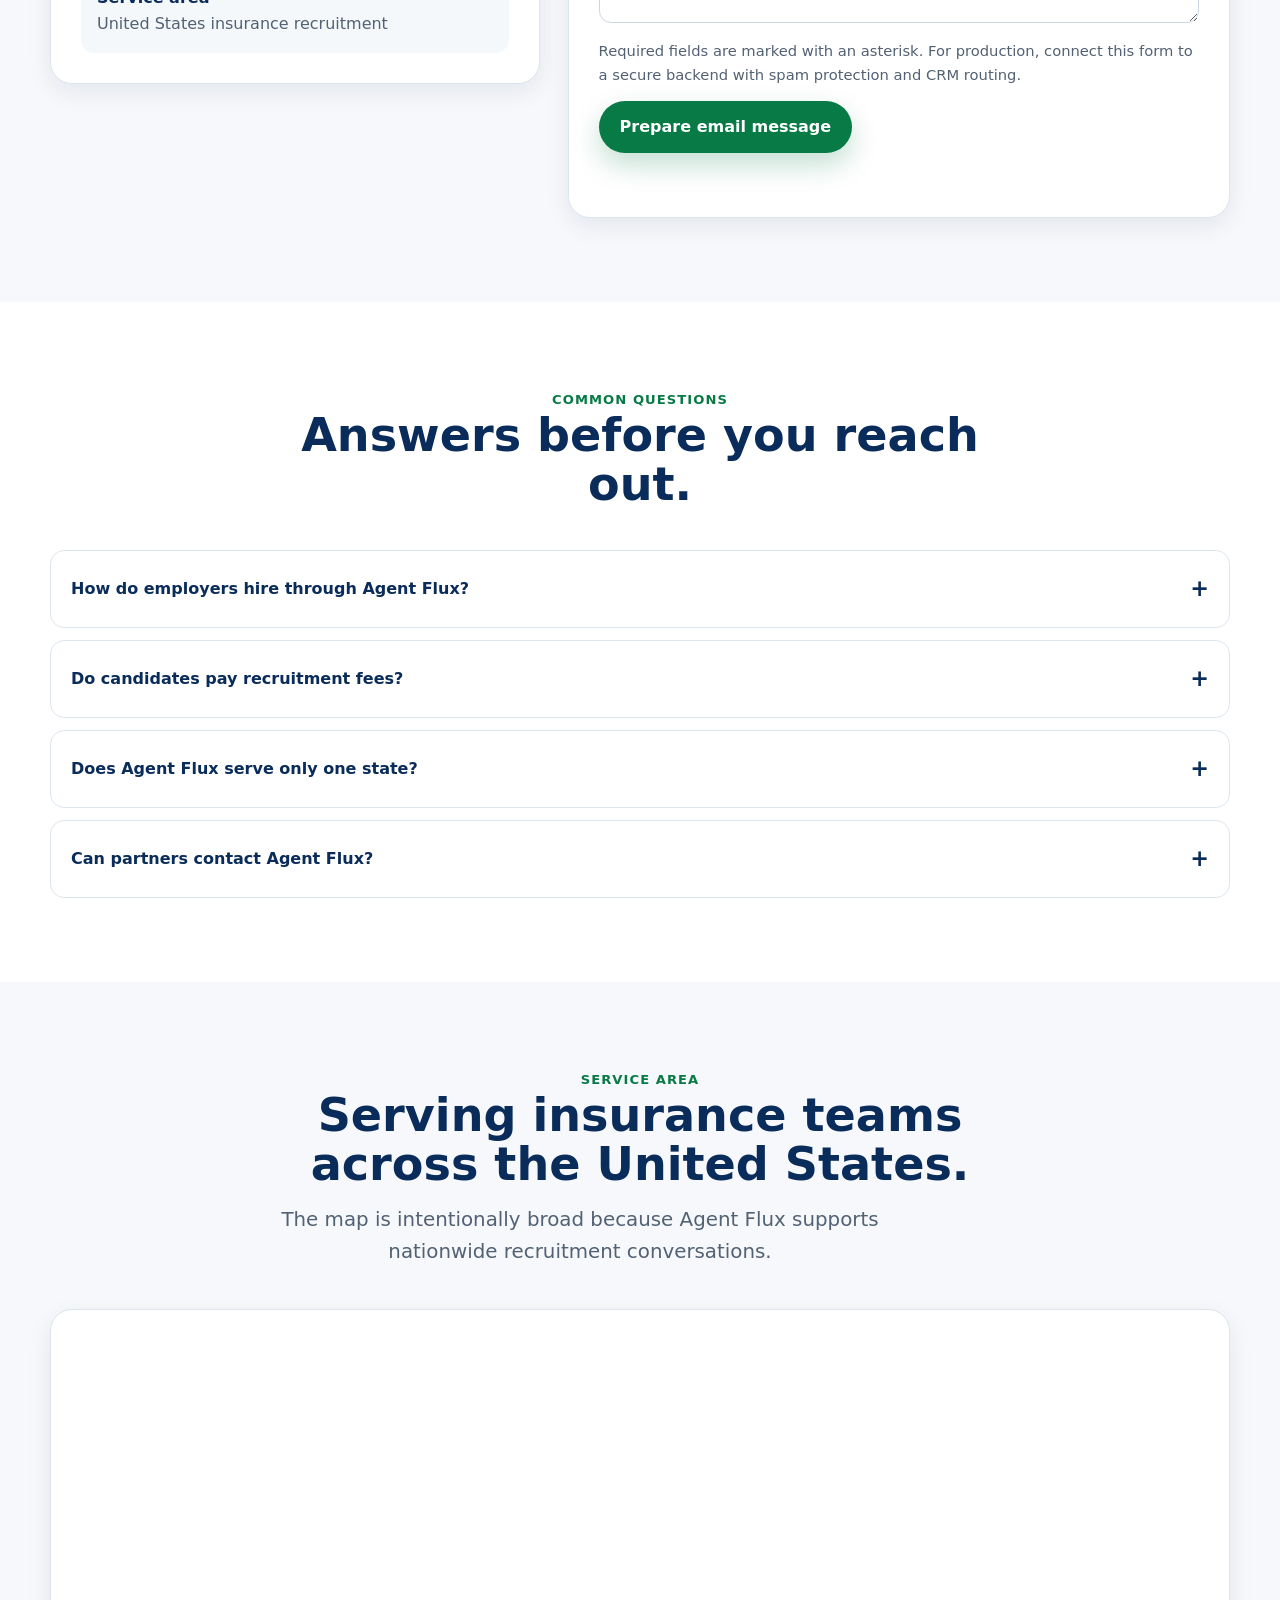
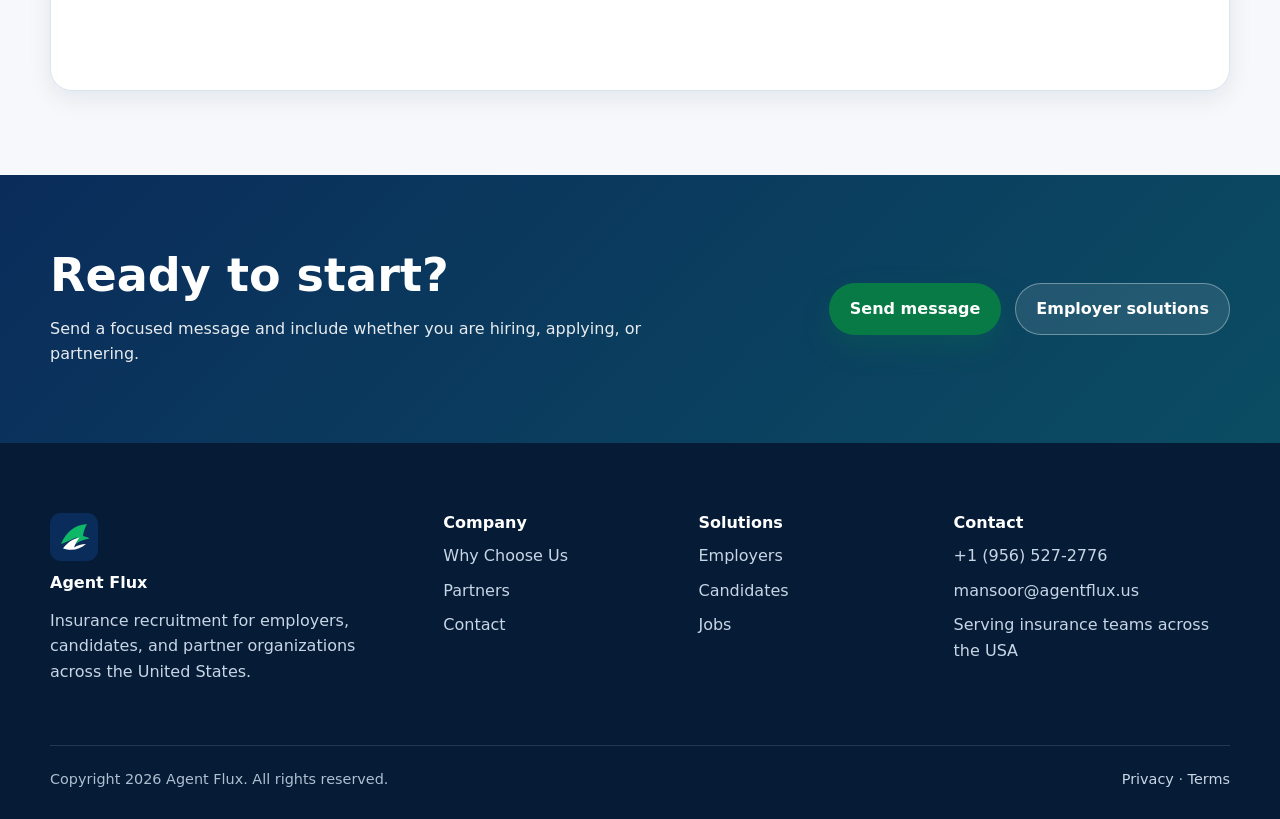
<file: contact.html>
<!doctype html>
<html lang="en">
<head>
  <meta charset="utf-8">
  <meta name="viewport" content="width=device-width, initial-scale=1">
  <title>Contact Agent Flux | Insurance Recruitment</title>
  <meta name="description" content="Contact Agent Flux for insurance recruitment, candidate opportunities, employer hiring support, or partnership inquiries.">
  <link rel="canonical" href="https://agentflux.us/contact.html">
  <meta property="og:title" content="Contact Agent Flux">
  <meta property="og:description" content="Reach Agent Flux for hiring, career, and partnership inquiries.">
  <meta property="og:type" content="website">
  <meta property="og:url" content="https://agentflux.us/contact.html">
  <meta property="og:image" content="https://agentflux.us/images/contact.jpg">
  <meta name="twitter:card" content="summary_large_image">
  <link rel="icon" href="images/agent-flux-mark.svg" type="image/svg+xml">
  <link rel="stylesheet" href="css/style.css">
  <script type="application/ld+json">
  {"@context":"https://schema.org","@type":"FAQPage","mainEntity":[{"@type":"Question","name":"How do employers hire through Agent Flux?","acceptedAnswer":{"@type":"Answer","text":"Employers contact Agent Flux with hiring needs, role requirements, and timeline so the recruiting team can identify suitable insurance professionals."}},{"@type":"Question","name":"Do candidates pay recruitment fees?","acceptedAnswer":{"@type":"Answer","text":"No. Agent Flux does not charge candidates to be considered for insurance career opportunities."}},{"@type":"Question","name":"What areas does Agent Flux serve?","acceptedAnswer":{"@type":"Answer","text":"Agent Flux supports insurance recruitment conversations across the United States."}}]}
  </script>
</head>
<body>
  <a class="skip-link" href="#main">Skip to content</a>
  <div class="top-bar"><div class="container top-bar__inner"><div class="contact-strip"><a href="tel:+19565272776">+1 (956) 527-2776</a><a href="mailto:mansoor@agentflux.us">mansoor@agentflux.us</a></div><div class="social-links" aria-label="Social links"><a href="https://www.linkedin.com/" aria-label="Agent Flux on LinkedIn">in</a><a href="https://www.facebook.com/" aria-label="Agent Flux on Facebook">f</a><a href="https://www.instagram.com/" aria-label="Agent Flux on Instagram">ig</a></div></div></div>
  <header class="site-header"><div class="container nav-shell"><a class="logo" href="index.html"><img src="images/agent-flux-mark.svg" width="44" height="44" alt=""><span>Agent Flux</span></a><button class="menu-toggle" type="button" data-menu-toggle aria-expanded="false" aria-controls="site-nav" aria-label="Open navigation"><span></span></button><nav class="site-nav" id="site-nav" data-site-nav aria-label="Primary navigation"><a href="index.html">Home</a><a href="about.html">Why Choose Us</a><a href="employers.html">Employers</a><a href="candidates.html">Candidates</a><a href="jobs.html">Jobs</a><a href="partners.html">Partners</a><a class="active" href="contact.html">Contact</a></nav></div></header>
  <main id="main">
    <section class="hero hero--compact">
      <div class="container hero-grid">
        <div><span class="eyebrow">Contact Agent Flux</span><h1>Tell us what kind of insurance conversation you need.</h1><p class="lead">Whether you are hiring, job searching, or exploring a partnership, Agent Flux gives you a direct path to the right next step.</p><div class="hero-actions"><a class="btn btn-primary" href="#contact-form">Send message</a><a class="btn btn-secondary" href="jobs.html">Browse jobs</a></div></div>
        <div class="visual-card"><img src="images/contact.jpg" width="678" height="452" alt="Contact Agent Flux for insurance recruitment"></div>
      </div>
    </section>
    <section>
      <div class="container contact-panel">
        <aside class="contact-box" aria-label="Contact details">
          <span class="section-kicker">Get in touch</span>
          <h2>One direct contact path.</h2>
          <p class="lead">Use the form or contact Agent Flux directly. The form prepares an email without exposing third-party service keys in the browser.</p>
          <div class="contact-methods">
            <div class="method"><strong>Contact person</strong><span>Mansoor</span></div>
            <div class="method"><strong>Phone</strong><a href="tel:+19565272776">+1 (956) 527-2776</a></div>
            <div class="method"><strong>Email</strong><a href="mailto:mansoor@agentflux.us">mansoor@agentflux.us</a></div>
            <div class="method"><strong>Service area</strong><span>United States insurance recruitment</span></div>
          </div>
        </aside>
        <div class="form-card">
          <form id="contact-form" data-contact-form novalidate>
            <div class="form-grid">
              <div class="field"><label for="name">Full name *</label><input id="name" name="name" autocomplete="name" required></div>
              <div class="field"><label for="email">Email address *</label><input id="email" type="email" name="email" autocomplete="email" required></div>
              <div class="field"><label for="phone">Phone number</label><input id="phone" type="tel" name="phone" autocomplete="tel"></div>
              <div class="field"><label for="company">Company</label><input id="company" name="company" autocomplete="organization"></div>
              <div class="field full"><label for="user_type">I am *</label><select id="user_type" name="user_type" required><option value="">Select one</option><option>Insurance company</option><option>Insurance agent</option><option>Job seeker</option><option>Business partner</option><option>Other</option></select></div>
              <div class="field full"><label for="subject">Subject</label><input id="subject" name="subject" value="Agent Flux website inquiry"></div>
              <div class="field full"><label for="message">Message *</label><textarea id="message" name="message" required placeholder="Share your hiring need, career goal, or partnership question."></textarea></div>
            </div>
            <p class="form-note">Required fields are marked with an asterisk. For production, connect this form to a secure backend with spam protection and CRM routing.</p>
            <button class="btn btn-primary" type="submit">Prepare email message</button>
            <p class="form-status" data-form-status role="status" aria-live="polite"></p>
          </form>
        </div>
      </div>
    </section>
    <section class="section-alt">
      <div class="container">
        <div class="section-head center"><span class="section-kicker">Common questions</span><h2>Answers before you reach out.</h2></div>
        <div class="faq">
          <div class="faq-item"><button class="faq-question" type="button" data-faq-button aria-expanded="false" aria-controls="faq-1">How do employers hire through Agent Flux?</button><div class="faq-answer" id="faq-1"><p>Send the role requirements, location model, licensing needs, and hiring timeline. Agent Flux will help determine the best next step.</p></div></div>
          <div class="faq-item"><button class="faq-question" type="button" data-faq-button aria-expanded="false" aria-controls="faq-2">Do candidates pay recruitment fees?</button><div class="faq-answer" id="faq-2"><p>No. Agent Flux does not charge candidates to be considered for insurance career opportunities.</p></div></div>
          <div class="faq-item"><button class="faq-question" type="button" data-faq-button aria-expanded="false" aria-controls="faq-3">Does Agent Flux serve only one state?</button><div class="faq-answer" id="faq-3"><p>Agent Flux supports insurance recruitment conversations across the United States.</p></div></div>
          <div class="faq-item"><button class="faq-question" type="button" data-faq-button aria-expanded="false" aria-controls="faq-4">Can partners contact Agent Flux?</button><div class="faq-answer" id="faq-4"><p>Yes. Use the contact form and select Business partner so the inquiry is framed correctly.</p></div></div>
        </div>
      </div>
    </section>
    <section>
      <div class="container">
        <div class="section-head center"><span class="section-kicker">Service area</span><h2>Serving insurance teams across the United States.</h2><p class="lead">The map is intentionally broad because Agent Flux supports nationwide recruitment conversations.</p></div>
        <div class="map-shell"><iframe title="Map of the United States" src="https://www.google.com/maps?q=United+States&output=embed" loading="lazy" referrerpolicy="no-referrer-when-downgrade"></iframe></div>
      </div>
    </section>
    <section class="cta"><div class="container cta-grid"><div><h2>Ready to start?</h2><p>Send a focused message and include whether you are hiring, applying, or partnering.</p></div><div class="cta-actions"><a class="btn btn-primary" href="#contact-form">Send message</a><a class="btn btn-secondary" href="employers.html">Employer solutions</a></div></div></section>
  </main>
  <footer class="site-footer"><div class="container footer-grid"><div class="footer-brand"><img src="images/agent-flux-mark.svg" width="48" height="48" alt=""><h2>Agent Flux</h2><p>Insurance recruitment for employers, candidates, and partner organizations across the United States.</p></div><div><h3>Company</h3><ul><li><a href="about.html">Why Choose Us</a></li><li><a href="partners.html">Partners</a></li><li><a href="contact.html">Contact</a></li></ul></div><div><h3>Solutions</h3><ul><li><a href="employers.html">Employers</a></li><li><a href="candidates.html">Candidates</a></li><li><a href="jobs.html">Jobs</a></li></ul></div><div><h3>Contact</h3><ul><li><a href="tel:+19565272776">+1 (956) 527-2776</a></li><li><a href="mailto:mansoor@agentflux.us">mansoor@agentflux.us</a></li><li>Serving insurance teams across the USA</li></ul></div></div><div class="container footer-bottom"><span>Copyright 2026 Agent Flux. All rights reserved.</span><span><a href="privacy.html">Privacy</a> · <a href="terms.html">Terms</a></span></div></footer>
  <script src="js/script.js" defer></script>
</body>
</html>
</file>
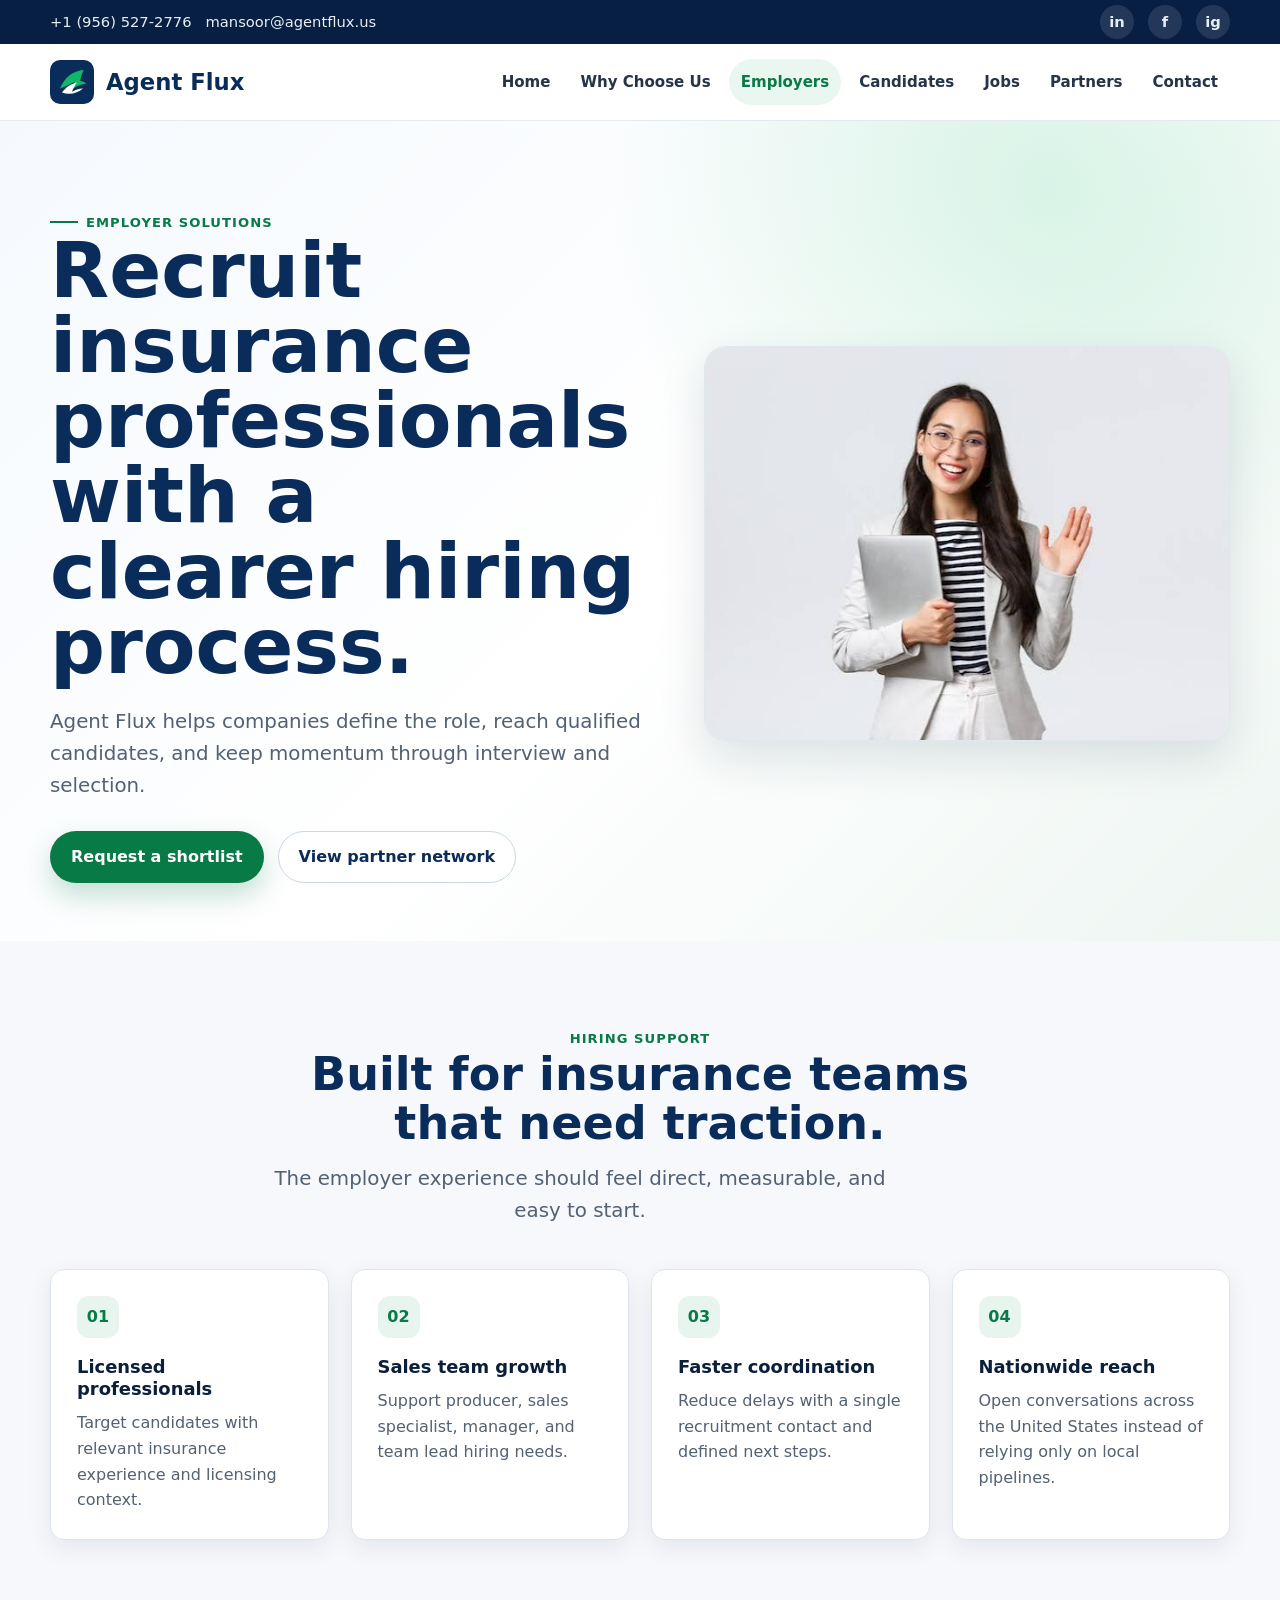
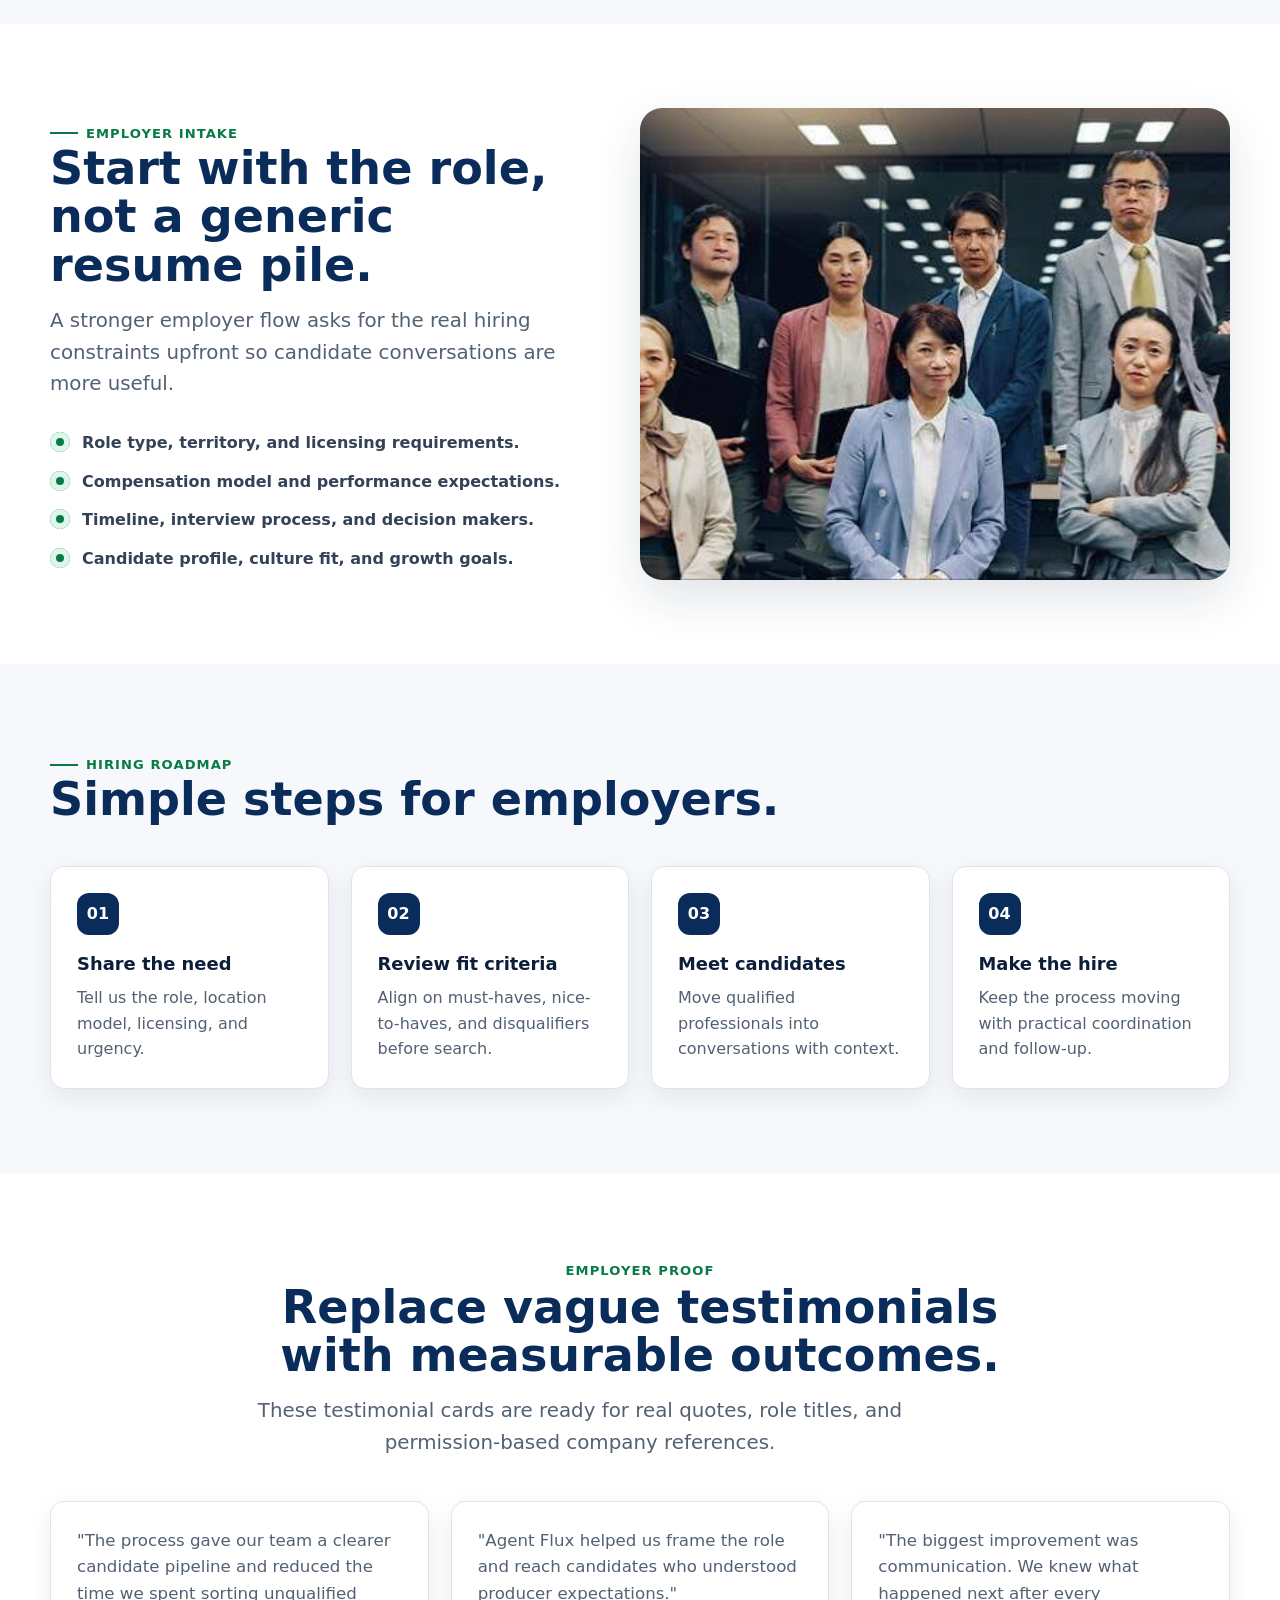
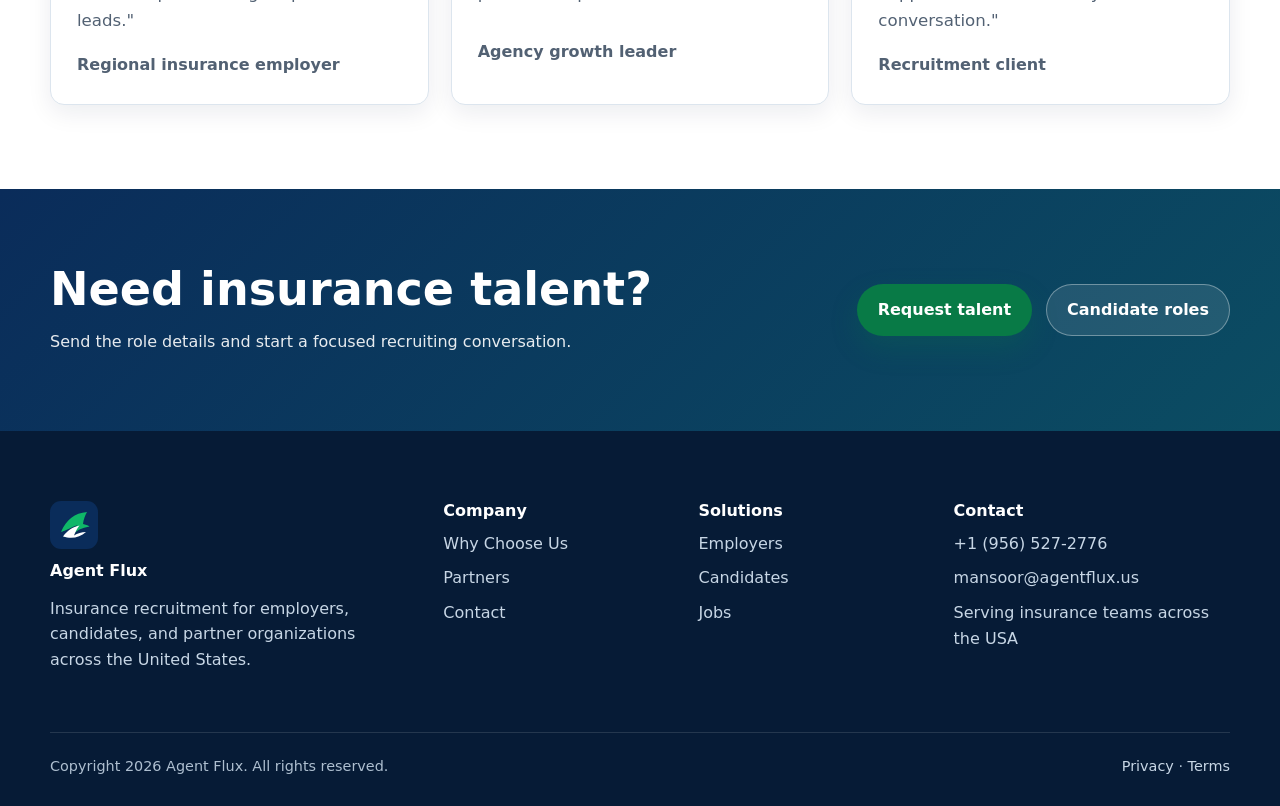
<file: employers.html>
<!doctype html>
<html lang="en">
<head>
  <meta charset="utf-8">
  <meta name="viewport" content="width=device-width, initial-scale=1">
  <title>Employer Recruitment Solutions | Agent Flux</title>
  <meta name="description" content="Hire licensed insurance agents, sales specialists, and team leaders with Agent Flux employer recruitment support.">
  <link rel="canonical" href="https://agentflux.us/employers.html">
  <meta property="og:title" content="Employer Recruitment Solutions | Agent Flux">
  <meta property="og:description" content="Insurance recruiting support for companies that need qualified talent.">
  <meta property="og:type" content="website">
  <meta property="og:url" content="https://agentflux.us/employers.html">
  <meta property="og:image" content="https://agentflux.us/images/employers.jpg">
  <meta name="twitter:card" content="summary_large_image">
  <link rel="icon" href="images/agent-flux-mark.svg" type="image/svg+xml">
  <link rel="stylesheet" href="css/style.css">
</head>
<body>
  <a class="skip-link" href="#main">Skip to content</a>
  <div class="top-bar"><div class="container top-bar__inner"><div class="contact-strip"><a href="tel:+19565272776">+1 (956) 527-2776</a><a href="mailto:mansoor@agentflux.us">mansoor@agentflux.us</a></div><div class="social-links" aria-label="Social links"><a href="https://www.linkedin.com/" aria-label="Agent Flux on LinkedIn">in</a><a href="https://www.facebook.com/" aria-label="Agent Flux on Facebook">f</a><a href="https://www.instagram.com/" aria-label="Agent Flux on Instagram">ig</a></div></div></div>
  <header class="site-header"><div class="container nav-shell"><a class="logo" href="index.html"><img src="images/agent-flux-mark.svg" width="44" height="44" alt=""><span>Agent Flux</span></a><button class="menu-toggle" type="button" data-menu-toggle aria-expanded="false" aria-controls="site-nav" aria-label="Open navigation"><span></span></button><nav class="site-nav" id="site-nav" data-site-nav aria-label="Primary navigation"><a href="index.html">Home</a><a href="about.html">Why Choose Us</a><a class="active" href="employers.html">Employers</a><a href="candidates.html">Candidates</a><a href="jobs.html">Jobs</a><a href="partners.html">Partners</a><a href="contact.html">Contact</a></nav></div></header>
  <main id="main">
    <section class="hero hero--compact">
      <div class="container hero-grid">
        <div><span class="eyebrow">Employer solutions</span><h1>Recruit insurance professionals with a clearer hiring process.</h1><p class="lead">Agent Flux helps companies define the role, reach qualified candidates, and keep momentum through interview and selection.</p><div class="hero-actions"><a class="btn btn-primary" href="contact.html">Request a shortlist</a><a class="btn btn-secondary" href="partners.html">View partner network</a></div></div>
        <div class="visual-card"><img src="images/employers.jpg" width="678" height="452" alt="Employer recruitment discussion"></div>
      </div>
    </section>
    <section>
      <div class="container">
        <div class="section-head center"><span class="section-kicker">Hiring support</span><h2>Built for insurance teams that need traction.</h2><p class="lead">The employer experience should feel direct, measurable, and easy to start.</p></div>
        <div class="grid grid-4">
          <article class="card"><span class="icon-badge">01</span><h3>Licensed professionals</h3><p>Target candidates with relevant insurance experience and licensing context.</p></article>
          <article class="card"><span class="icon-badge">02</span><h3>Sales team growth</h3><p>Support producer, sales specialist, manager, and team lead hiring needs.</p></article>
          <article class="card"><span class="icon-badge">03</span><h3>Faster coordination</h3><p>Reduce delays with a single recruitment contact and defined next steps.</p></article>
          <article class="card"><span class="icon-badge">04</span><h3>Nationwide reach</h3><p>Open conversations across the United States instead of relying only on local pipelines.</p></article>
        </div>
      </div>
    </section>
    <section class="section-alt">
      <div class="container split">
        <div><span class="section-kicker">Employer intake</span><h2>Start with the role, not a generic resume pile.</h2><p class="lead">A stronger employer flow asks for the real hiring constraints upfront so candidate conversations are more useful.</p><ul class="check-list"><li>Role type, territory, and licensing requirements.</li><li>Compensation model and performance expectations.</li><li>Timeline, interview process, and decision makers.</li><li>Candidate profile, culture fit, and growth goals.</li></ul></div>
        <img src="images/employer-team.jpg" width="689" height="350" loading="lazy" decoding="async" alt="Insurance employer team reviewing candidates">
      </div>
    </section>
    <section class="process">
      <div class="container">
        <div class="section-head"><span class="section-kicker">Hiring roadmap</span><h2>Simple steps for employers.</h2></div>
        <div class="grid grid-4">
          <article class="card"><h3>Share the need</h3><p>Tell us the role, location model, licensing, and urgency.</p></article>
          <article class="card"><h3>Review fit criteria</h3><p>Align on must-haves, nice-to-haves, and disqualifiers before search.</p></article>
          <article class="card"><h3>Meet candidates</h3><p>Move qualified professionals into conversations with context.</p></article>
          <article class="card"><h3>Make the hire</h3><p>Keep the process moving with practical coordination and follow-up.</p></article>
        </div>
      </div>
    </section>
    <section class="section-alt">
      <div class="container">
        <div class="section-head center"><span class="section-kicker">Employer proof</span><h2>Replace vague testimonials with measurable outcomes.</h2><p class="lead">These testimonial cards are ready for real quotes, role titles, and permission-based company references.</p></div>
        <div class="grid grid-3">
          <article class="card testimonial"><p class="quote">"The process gave our team a clearer candidate pipeline and reduced the time we spent sorting unqualified leads."</p><p class="person">Regional insurance employer</p></article>
          <article class="card testimonial"><p class="quote">"Agent Flux helped us frame the role and reach candidates who understood producer expectations."</p><p class="person">Agency growth leader</p></article>
          <article class="card testimonial"><p class="quote">"The biggest improvement was communication. We knew what happened next after every conversation."</p><p class="person">Recruitment client</p></article>
        </div>
      </div>
    </section>
    <section class="cta"><div class="container cta-grid"><div><h2>Need insurance talent?</h2><p>Send the role details and start a focused recruiting conversation.</p></div><div class="cta-actions"><a class="btn btn-primary" href="contact.html">Request talent</a><a class="btn btn-secondary" href="jobs.html">Candidate roles</a></div></div></section>
  </main>
  <footer class="site-footer"><div class="container footer-grid"><div class="footer-brand"><img src="images/agent-flux-mark.svg" width="48" height="48" alt=""><h2>Agent Flux</h2><p>Insurance recruitment for employers, candidates, and partner organizations across the United States.</p></div><div><h3>Company</h3><ul><li><a href="about.html">Why Choose Us</a></li><li><a href="partners.html">Partners</a></li><li><a href="contact.html">Contact</a></li></ul></div><div><h3>Solutions</h3><ul><li><a href="employers.html">Employers</a></li><li><a href="candidates.html">Candidates</a></li><li><a href="jobs.html">Jobs</a></li></ul></div><div><h3>Contact</h3><ul><li><a href="tel:+19565272776">+1 (956) 527-2776</a></li><li><a href="mailto:mansoor@agentflux.us">mansoor@agentflux.us</a></li><li>Serving insurance teams across the USA</li></ul></div></div><div class="container footer-bottom"><span>Copyright 2026 Agent Flux. All rights reserved.</span><span><a href="privacy.html">Privacy</a> · <a href="terms.html">Terms</a></span></div></footer>
  <script src="js/script.js" defer></script>
</body>
</html>
</file>
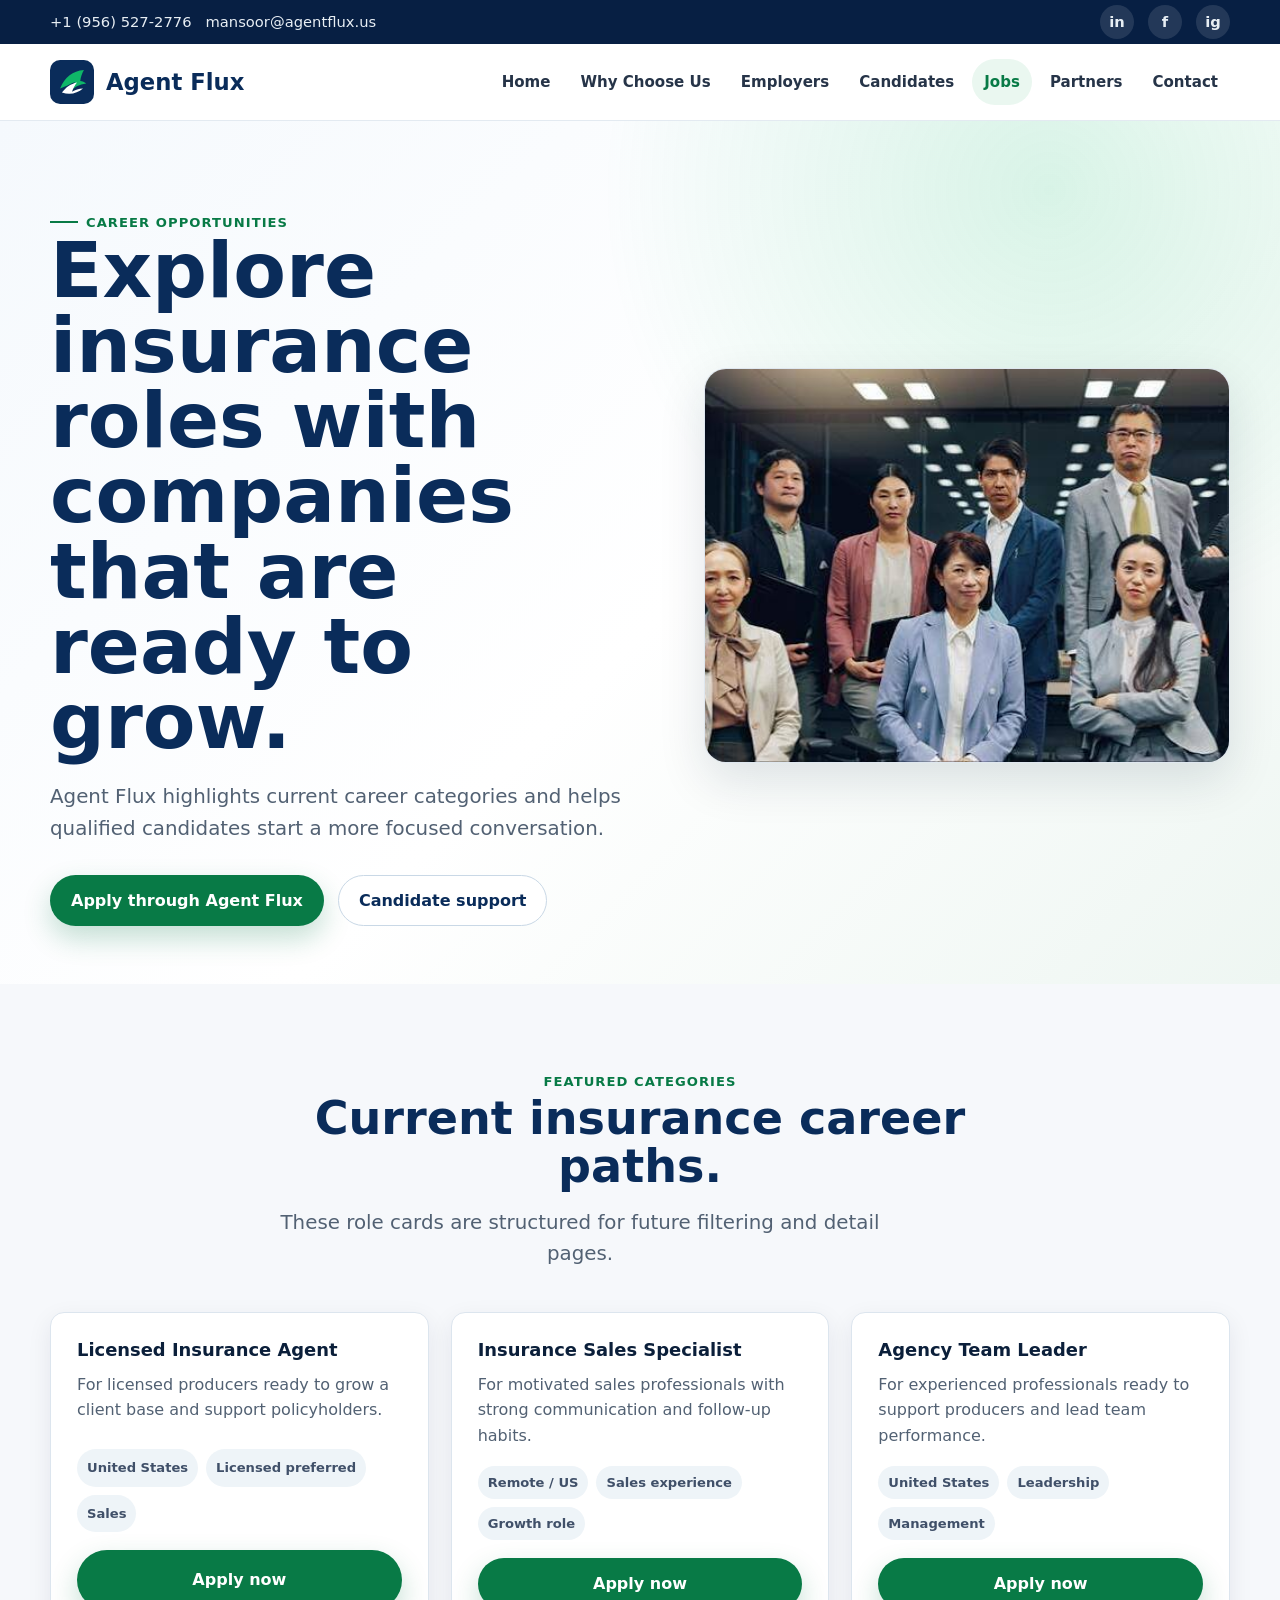
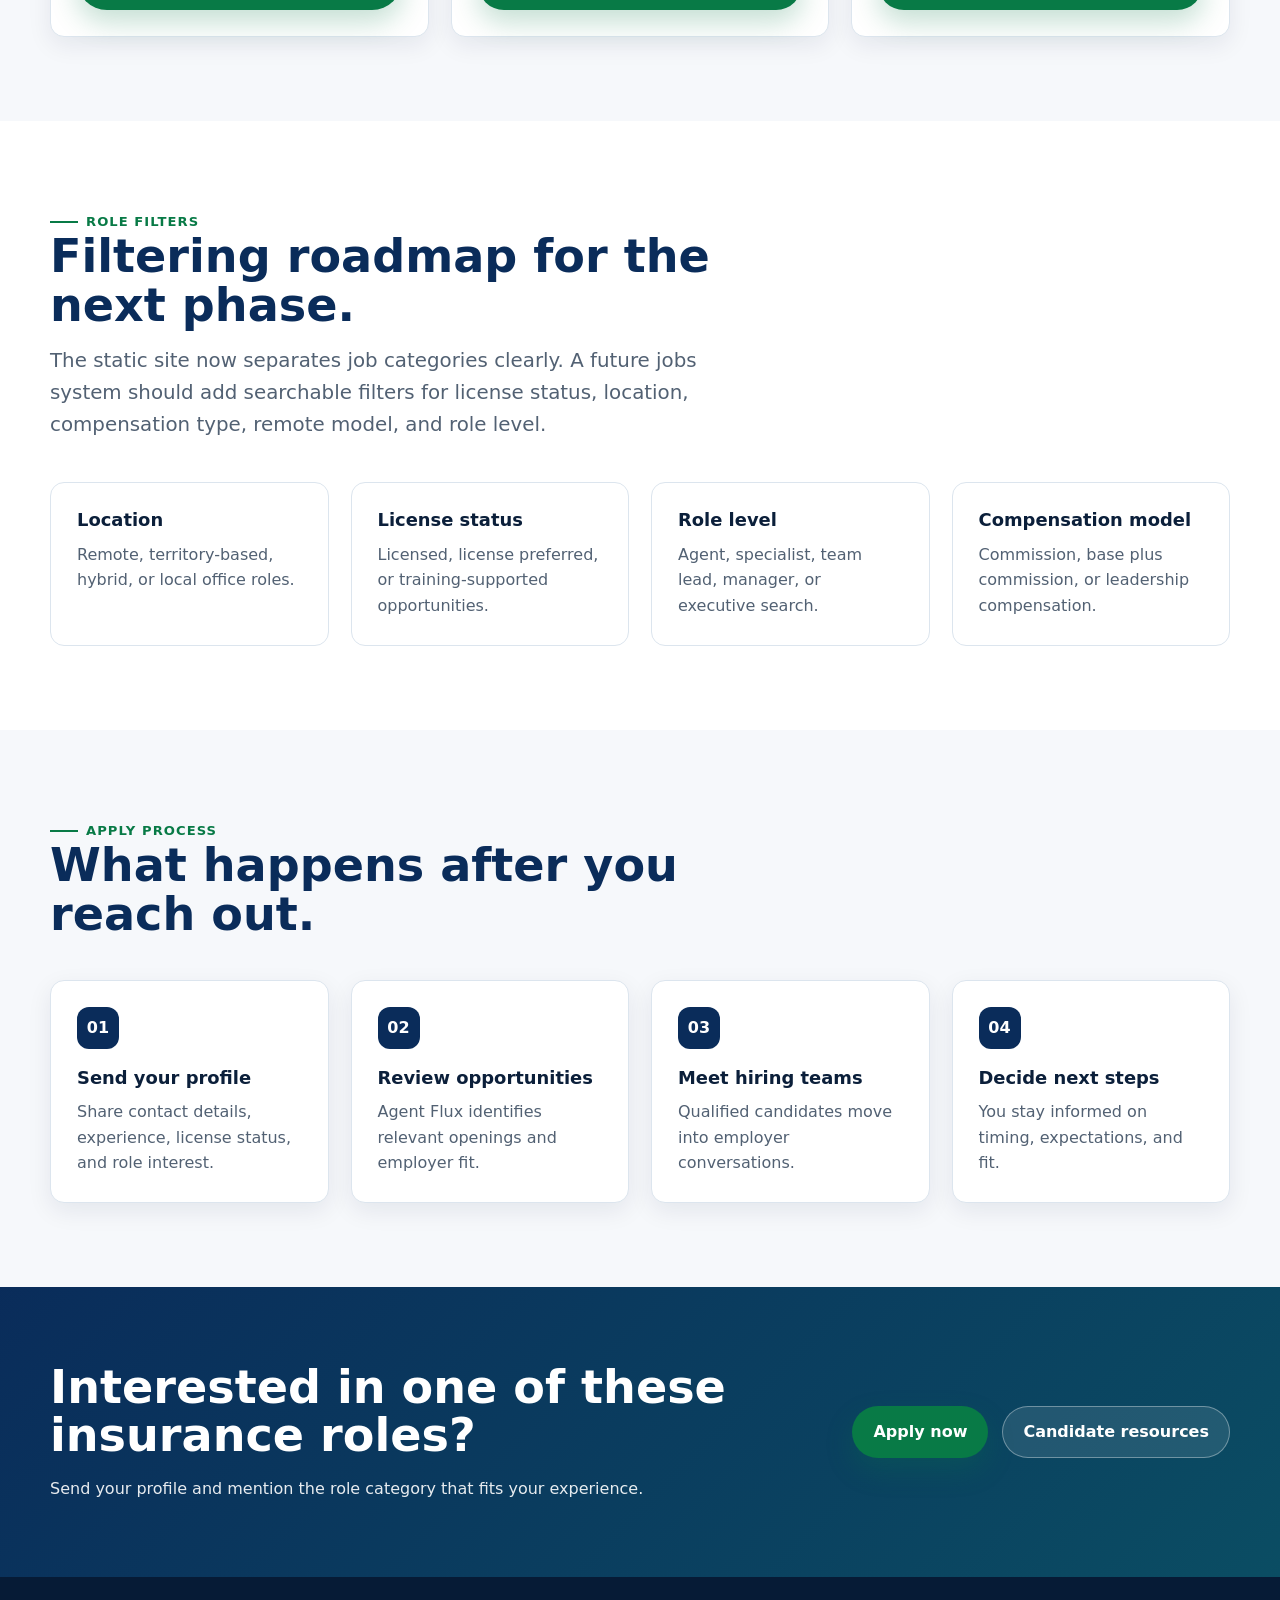
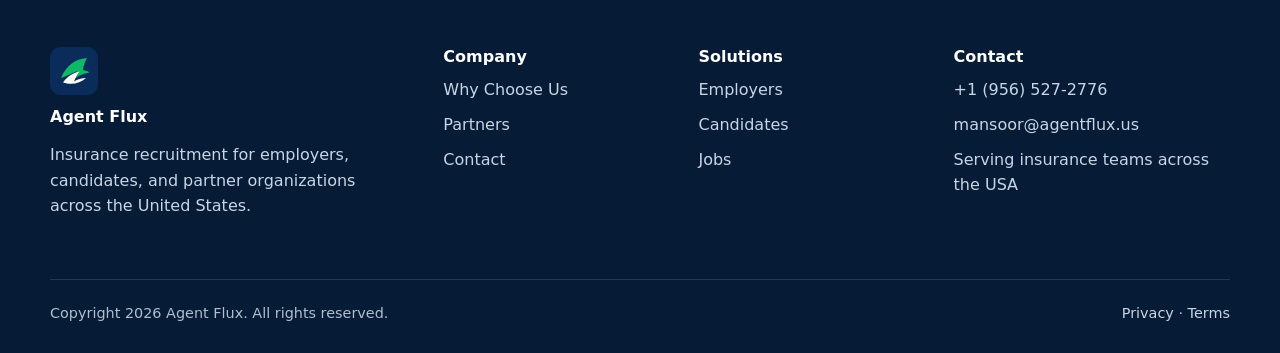
<file: jobs.html>
<!doctype html>
<html lang="en">
<head>
  <meta charset="utf-8">
  <meta name="viewport" content="width=device-width, initial-scale=1">
  <title>Insurance Jobs | Agent Flux Career Opportunities</title>
  <meta name="description" content="Explore insurance agent, sales specialist, team leader, and manager opportunities through Agent Flux.">
  <link rel="canonical" href="https://agentflux.us/jobs.html">
  <meta property="og:title" content="Insurance Jobs | Agent Flux">
  <meta property="og:description" content="Explore current insurance career categories and submit your profile.">
  <meta property="og:type" content="website">
  <meta property="og:url" content="https://agentflux.us/jobs.html">
  <meta property="og:image" content="https://agentflux.us/images/employer-team.jpg">
  <meta name="twitter:card" content="summary_large_image">
  <link rel="icon" href="images/agent-flux-mark.svg" type="image/svg+xml">
  <link rel="stylesheet" href="css/style.css">
  <script type="application/ld+json">
  {"@context":"https://schema.org","@type":"ItemList","name":"Insurance career categories","itemListElement":[{"@type":"ListItem","position":1,"name":"Licensed Insurance Agent"},{"@type":"ListItem","position":2,"name":"Insurance Sales Specialist"},{"@type":"ListItem","position":3,"name":"Agency Team Leader"}]}
  </script>
</head>
<body>
  <a class="skip-link" href="#main">Skip to content</a>
  <div class="top-bar"><div class="container top-bar__inner"><div class="contact-strip"><a href="tel:+19565272776">+1 (956) 527-2776</a><a href="mailto:mansoor@agentflux.us">mansoor@agentflux.us</a></div><div class="social-links" aria-label="Social links"><a href="https://www.linkedin.com/" aria-label="Agent Flux on LinkedIn">in</a><a href="https://www.facebook.com/" aria-label="Agent Flux on Facebook">f</a><a href="https://www.instagram.com/" aria-label="Agent Flux on Instagram">ig</a></div></div></div>
  <header class="site-header"><div class="container nav-shell"><a class="logo" href="index.html"><img src="images/agent-flux-mark.svg" width="44" height="44" alt=""><span>Agent Flux</span></a><button class="menu-toggle" type="button" data-menu-toggle aria-expanded="false" aria-controls="site-nav" aria-label="Open navigation"><span></span></button><nav class="site-nav" id="site-nav" data-site-nav aria-label="Primary navigation"><a href="index.html">Home</a><a href="about.html">Why Choose Us</a><a href="employers.html">Employers</a><a href="candidates.html">Candidates</a><a class="active" href="jobs.html">Jobs</a><a href="partners.html">Partners</a><a href="contact.html">Contact</a></nav></div></header>
  <main id="main">
    <section class="hero hero--compact">
      <div class="container hero-grid">
        <div><span class="eyebrow">Career opportunities</span><h1>Explore insurance roles with companies that are ready to grow.</h1><p class="lead">Agent Flux highlights current career categories and helps qualified candidates start a more focused conversation.</p><div class="hero-actions"><a class="btn btn-primary" href="contact.html">Apply through Agent Flux</a><a class="btn btn-secondary" href="candidates.html">Candidate support</a></div></div>
        <div class="visual-card"><img src="images/employer-team.jpg" width="689" height="350" alt="Insurance team discussing career opportunities"></div>
      </div>
    </section>
    <section>
      <div class="container">
        <div class="section-head center"><span class="section-kicker">Featured categories</span><h2>Current insurance career paths.</h2><p class="lead">These role cards are structured for future filtering and detail pages.</p></div>
        <div class="grid grid-3">
          <article class="card job-card"><div><h3>Licensed Insurance Agent</h3><p>For licensed producers ready to grow a client base and support policyholders.</p></div><div class="job-meta"><span class="pill">United States</span><span class="pill">Licensed preferred</span><span class="pill">Sales</span></div><a class="btn btn-primary" href="contact.html">Apply now</a></article>
          <article class="card job-card"><div><h3>Insurance Sales Specialist</h3><p>For motivated sales professionals with strong communication and follow-up habits.</p></div><div class="job-meta"><span class="pill">Remote / US</span><span class="pill">Sales experience</span><span class="pill">Growth role</span></div><a class="btn btn-primary" href="contact.html">Apply now</a></article>
          <article class="card job-card"><div><h3>Agency Team Leader</h3><p>For experienced professionals ready to support producers and lead team performance.</p></div><div class="job-meta"><span class="pill">United States</span><span class="pill">Leadership</span><span class="pill">Management</span></div><a class="btn btn-primary" href="contact.html">Apply now</a></article>
        </div>
      </div>
    </section>
    <section class="section-alt">
      <div class="container">
        <div class="section-head"><span class="section-kicker">Role filters</span><h2>Filtering roadmap for the next phase.</h2><p class="lead">The static site now separates job categories clearly. A future jobs system should add searchable filters for license status, location, compensation type, remote model, and role level.</p></div>
        <div class="grid grid-4">
          <article class="card card--quiet"><h3>Location</h3><p>Remote, territory-based, hybrid, or local office roles.</p></article>
          <article class="card card--quiet"><h3>License status</h3><p>Licensed, license preferred, or training-supported opportunities.</p></article>
          <article class="card card--quiet"><h3>Role level</h3><p>Agent, specialist, team lead, manager, or executive search.</p></article>
          <article class="card card--quiet"><h3>Compensation model</h3><p>Commission, base plus commission, or leadership compensation.</p></article>
        </div>
      </div>
    </section>
    <section class="process">
      <div class="container">
        <div class="section-head"><span class="section-kicker">Apply process</span><h2>What happens after you reach out.</h2></div>
        <div class="grid grid-4">
          <article class="card"><h3>Send your profile</h3><p>Share contact details, experience, license status, and role interest.</p></article>
          <article class="card"><h3>Review opportunities</h3><p>Agent Flux identifies relevant openings and employer fit.</p></article>
          <article class="card"><h3>Meet hiring teams</h3><p>Qualified candidates move into employer conversations.</p></article>
          <article class="card"><h3>Decide next steps</h3><p>You stay informed on timing, expectations, and fit.</p></article>
        </div>
      </div>
    </section>
    <section class="cta"><div class="container cta-grid"><div><h2>Interested in one of these insurance roles?</h2><p>Send your profile and mention the role category that fits your experience.</p></div><div class="cta-actions"><a class="btn btn-primary" href="contact.html">Apply now</a><a class="btn btn-secondary" href="candidates.html">Candidate resources</a></div></div></section>
  </main>
  <footer class="site-footer"><div class="container footer-grid"><div class="footer-brand"><img src="images/agent-flux-mark.svg" width="48" height="48" alt=""><h2>Agent Flux</h2><p>Insurance recruitment for employers, candidates, and partner organizations across the United States.</p></div><div><h3>Company</h3><ul><li><a href="about.html">Why Choose Us</a></li><li><a href="partners.html">Partners</a></li><li><a href="contact.html">Contact</a></li></ul></div><div><h3>Solutions</h3><ul><li><a href="employers.html">Employers</a></li><li><a href="candidates.html">Candidates</a></li><li><a href="jobs.html">Jobs</a></li></ul></div><div><h3>Contact</h3><ul><li><a href="tel:+19565272776">+1 (956) 527-2776</a></li><li><a href="mailto:mansoor@agentflux.us">mansoor@agentflux.us</a></li><li>Serving insurance teams across the USA</li></ul></div></div><div class="container footer-bottom"><span>Copyright 2026 Agent Flux. All rights reserved.</span><span><a href="privacy.html">Privacy</a> · <a href="terms.html">Terms</a></span></div></footer>
  <script src="js/script.js" defer></script>
</body>
</html>
</file>
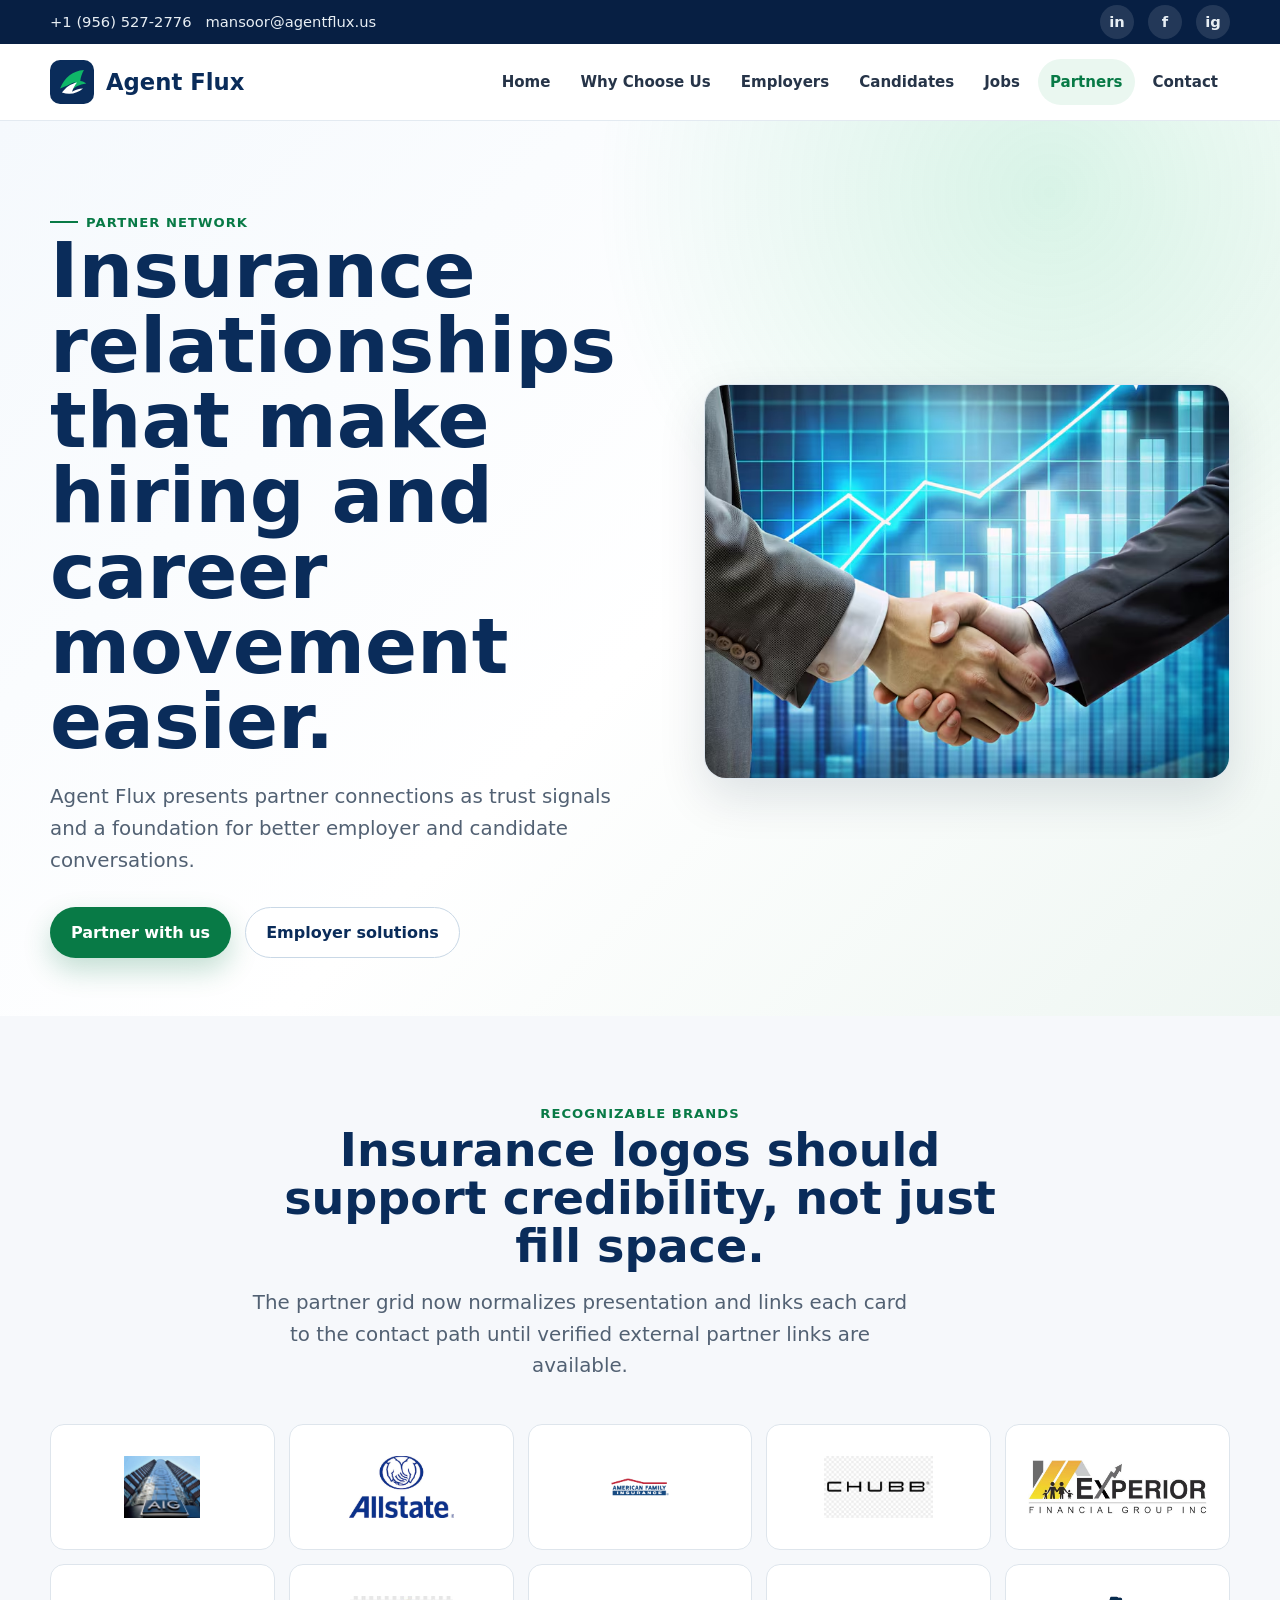
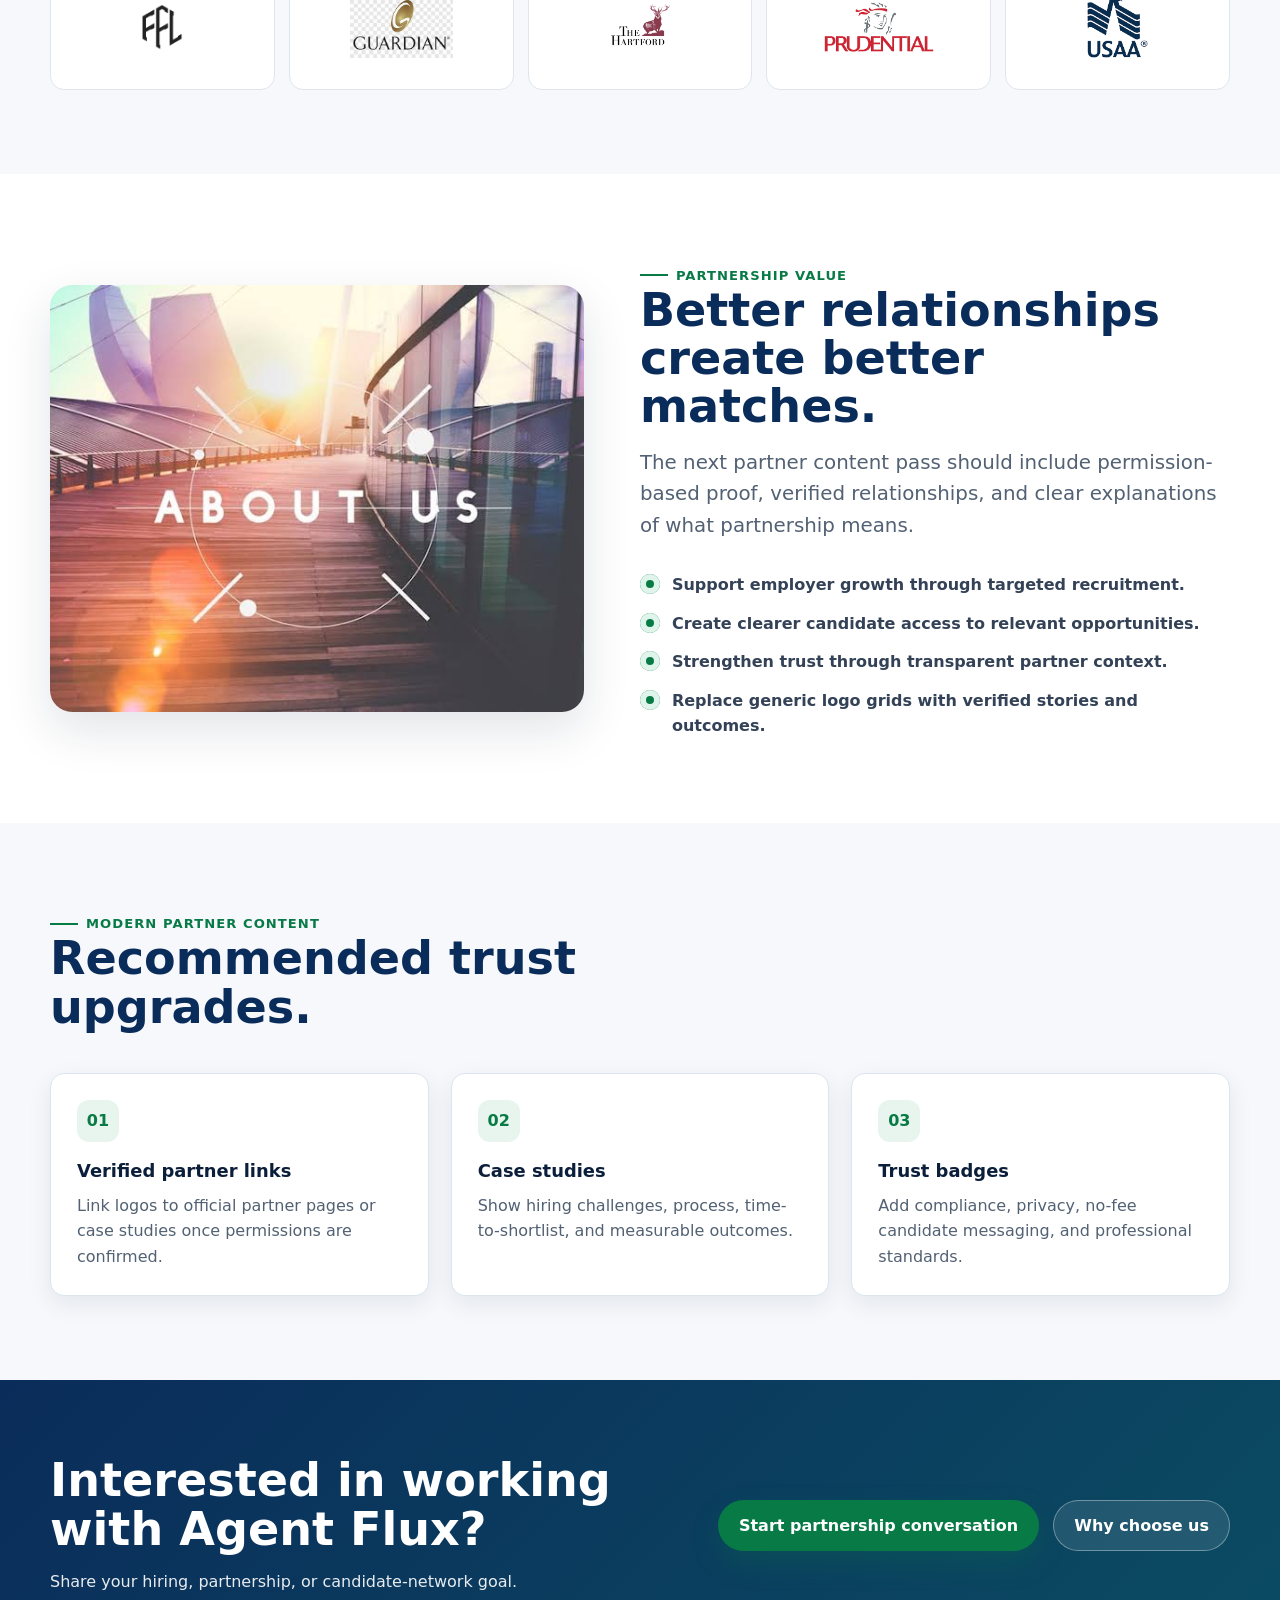
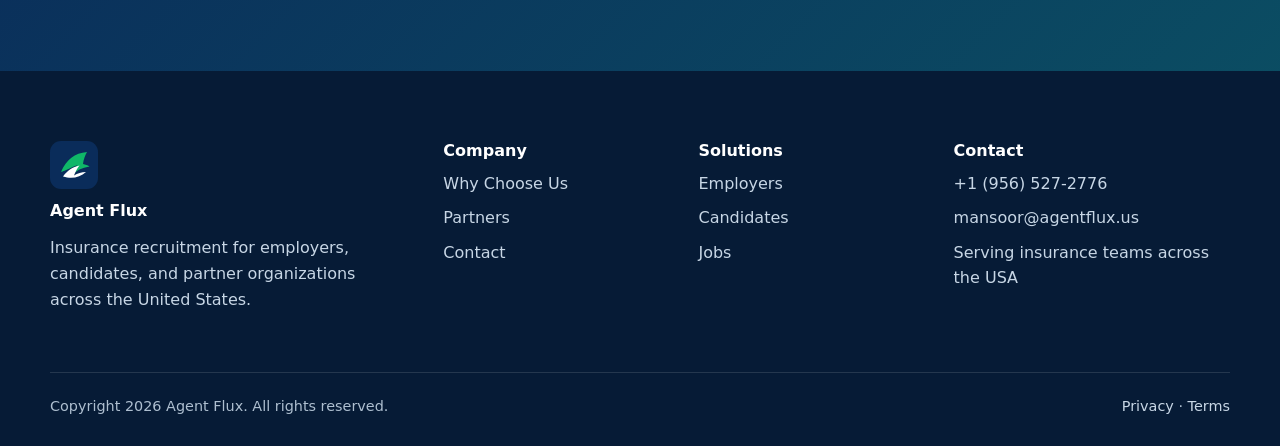
<file: partners.html>
<!doctype html>
<html lang="en">
<head>
  <meta charset="utf-8">
  <meta name="viewport" content="width=device-width, initial-scale=1">
  <title>Insurance Partner Network | Agent Flux</title>
  <meta name="description" content="Agent Flux connects with insurance organizations and partners to create better hiring and career opportunities.">
  <link rel="canonical" href="https://agentflux.us/partners.html">
  <meta property="og:title" content="Insurance Partner Network | Agent Flux">
  <meta property="og:description" content="Partner relationships and insurance industry connections.">
  <meta property="og:type" content="website">
  <meta property="og:url" content="https://agentflux.us/partners.html">
  <meta property="og:image" content="https://agentflux.us/images/partnership-growth.jpg">
  <meta name="twitter:card" content="summary_large_image">
  <link rel="icon" href="images/agent-flux-mark.svg" type="image/svg+xml">
  <link rel="stylesheet" href="css/style.css">
</head>
<body>
  <a class="skip-link" href="#main">Skip to content</a>
  <div class="top-bar"><div class="container top-bar__inner"><div class="contact-strip"><a href="tel:+19565272776">+1 (956) 527-2776</a><a href="mailto:mansoor@agentflux.us">mansoor@agentflux.us</a></div><div class="social-links" aria-label="Social links"><a href="https://www.linkedin.com/" aria-label="Agent Flux on LinkedIn">in</a><a href="https://www.facebook.com/" aria-label="Agent Flux on Facebook">f</a><a href="https://www.instagram.com/" aria-label="Agent Flux on Instagram">ig</a></div></div></div>
  <header class="site-header"><div class="container nav-shell"><a class="logo" href="index.html"><img src="images/agent-flux-mark.svg" width="44" height="44" alt=""><span>Agent Flux</span></a><button class="menu-toggle" type="button" data-menu-toggle aria-expanded="false" aria-controls="site-nav" aria-label="Open navigation"><span></span></button><nav class="site-nav" id="site-nav" data-site-nav aria-label="Primary navigation"><a href="index.html">Home</a><a href="about.html">Why Choose Us</a><a href="employers.html">Employers</a><a href="candidates.html">Candidates</a><a href="jobs.html">Jobs</a><a class="active" href="partners.html">Partners</a><a href="contact.html">Contact</a></nav></div></header>
  <main id="main">
    <section class="hero hero--compact">
      <div class="container hero-grid">
        <div><span class="eyebrow">Partner network</span><h1>Insurance relationships that make hiring and career movement easier.</h1><p class="lead">Agent Flux presents partner connections as trust signals and a foundation for better employer and candidate conversations.</p><div class="hero-actions"><a class="btn btn-primary" href="contact.html">Partner with us</a><a class="btn btn-secondary" href="employers.html">Employer solutions</a></div></div>
        <div class="visual-card"><img src="images/partnership-growth.jpg" width="670" height="458" alt="Partnership growth visual"></div>
      </div>
    </section>
    <section>
      <div class="container">
        <div class="section-head center"><span class="section-kicker">Recognizable brands</span><h2>Insurance logos should support credibility, not just fill space.</h2><p class="lead">The partner grid now normalizes presentation and links each card to the contact path until verified external partner links are available.</p></div>
        <div class="logos" aria-label="Insurance partner logos">
          <a class="logo-card" href="contact.html"><img src="images/partners/aig.png" width="612" height="500" loading="lazy" alt="AIG"></a>
          <a class="logo-card" href="contact.html"><img src="images/partners/allstate.png" width="657" height="387" loading="lazy" alt="Allstate"></a>
          <a class="logo-card" href="contact.html"><img src="images/partners/amfam.png" width="185" height="185" loading="lazy" alt="American Family Insurance"></a>
          <a class="logo-card" href="contact.html"><img src="images/partners/chubb.png" width="592" height="337" loading="lazy" alt="Chubb"></a>
          <a class="logo-card" href="contact.html"><img src="images/partners/experior.png" width="686" height="204" loading="lazy" alt="Experior"></a>
          <a class="logo-card" href="contact.html"><img src="images/partners/ffl.png" width="554" height="554" loading="lazy" alt="FFL"></a>
          <a class="logo-card" href="contact.html"><img src="images/partners/guardian.png" width="289" height="174" loading="lazy" alt="Guardian Life"></a>
          <a class="logo-card" href="contact.html"><img src="images/partners/hartford.png" width="447" height="447" loading="lazy" alt="The Hartford"></a>
          <a class="logo-card" href="contact.html"><img src="images/partners/prudential.png" width="738" height="414" loading="lazy" alt="Prudential"></a>
          <a class="logo-card" href="contact.html"><img src="images/partners/usaa.png" width="738" height="414" loading="lazy" alt="USAA"></a>
        </div>
      </div>
    </section>
    <section class="section-alt">
      <div class="container split">
        <img src="images/partners/about.jpg" width="668" height="459" loading="lazy" decoding="async" alt="Insurance partner meeting">
        <div><span class="section-kicker">Partnership value</span><h2>Better relationships create better matches.</h2><p class="lead">The next partner content pass should include permission-based proof, verified relationships, and clear explanations of what partnership means.</p><ul class="check-list"><li>Support employer growth through targeted recruitment.</li><li>Create clearer candidate access to relevant opportunities.</li><li>Strengthen trust through transparent partner context.</li><li>Replace generic logo grids with verified stories and outcomes.</li></ul></div>
      </div>
    </section>
    <section>
      <div class="container">
        <div class="section-head"><span class="section-kicker">Modern partner content</span><h2>Recommended trust upgrades.</h2></div>
        <div class="grid grid-3">
          <article class="card"><span class="icon-badge">01</span><h3>Verified partner links</h3><p>Link logos to official partner pages or case studies once permissions are confirmed.</p></article>
          <article class="card"><span class="icon-badge">02</span><h3>Case studies</h3><p>Show hiring challenges, process, time-to-shortlist, and measurable outcomes.</p></article>
          <article class="card"><span class="icon-badge">03</span><h3>Trust badges</h3><p>Add compliance, privacy, no-fee candidate messaging, and professional standards.</p></article>
        </div>
      </div>
    </section>
    <section class="cta"><div class="container cta-grid"><div><h2>Interested in working with Agent Flux?</h2><p>Share your hiring, partnership, or candidate-network goal.</p></div><div class="cta-actions"><a class="btn btn-primary" href="contact.html">Start partnership conversation</a><a class="btn btn-secondary" href="about.html">Why choose us</a></div></div></section>
  </main>
  <footer class="site-footer"><div class="container footer-grid"><div class="footer-brand"><img src="images/agent-flux-mark.svg" width="48" height="48" alt=""><h2>Agent Flux</h2><p>Insurance recruitment for employers, candidates, and partner organizations across the United States.</p></div><div><h3>Company</h3><ul><li><a href="about.html">Why Choose Us</a></li><li><a href="partners.html">Partners</a></li><li><a href="contact.html">Contact</a></li></ul></div><div><h3>Solutions</h3><ul><li><a href="employers.html">Employers</a></li><li><a href="candidates.html">Candidates</a></li><li><a href="jobs.html">Jobs</a></li></ul></div><div><h3>Contact</h3><ul><li><a href="tel:+19565272776">+1 (956) 527-2776</a></li><li><a href="mailto:mansoor@agentflux.us">mansoor@agentflux.us</a></li><li>Serving insurance teams across the USA</li></ul></div></div><div class="container footer-bottom"><span>Copyright 2026 Agent Flux. All rights reserved.</span><span><a href="privacy.html">Privacy</a> · <a href="terms.html">Terms</a></span></div></footer>
  <script src="js/script.js" defer></script>
</body>
</html>
</file>
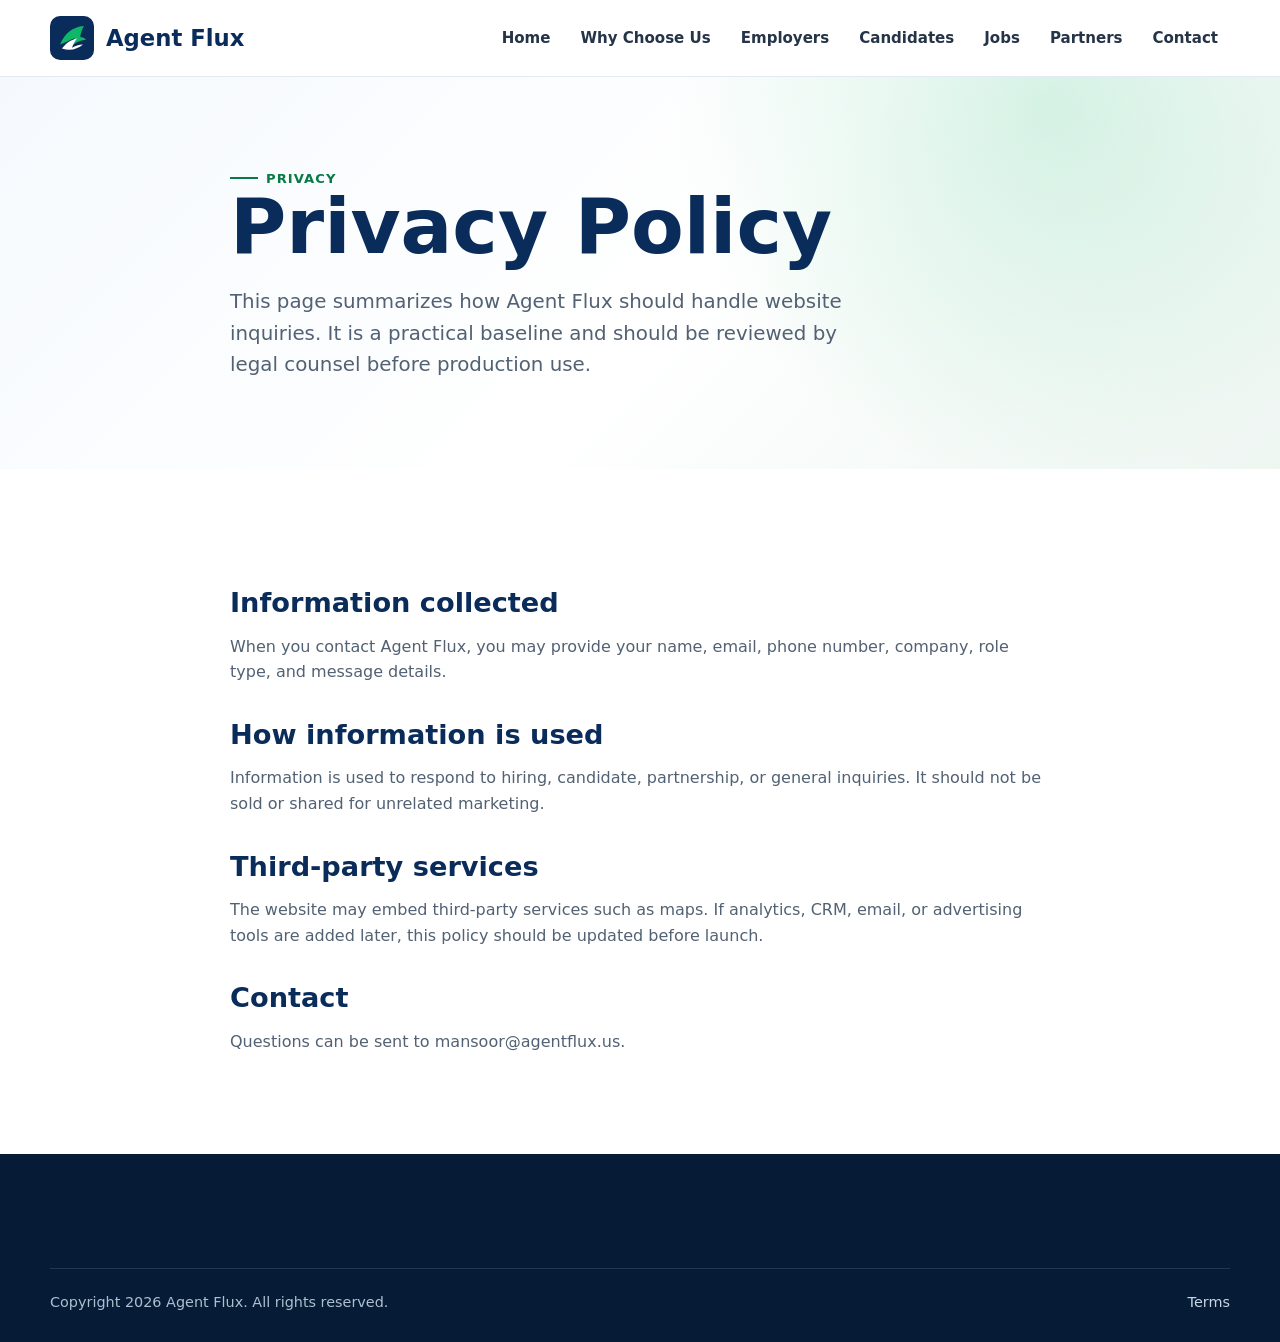
<file: privacy.html>
<!doctype html>
<html lang="en">
<head>
  <meta charset="utf-8">
  <meta name="viewport" content="width=device-width, initial-scale=1">
  <title>Privacy Policy | Agent Flux</title>
  <meta name="description" content="Privacy information for visitors who contact Agent Flux through the website.">
  <link rel="canonical" href="https://agentflux.us/privacy.html">
  <link rel="icon" href="images/agent-flux-mark.svg" type="image/svg+xml">
  <link rel="stylesheet" href="css/style.css">
</head>
<body>
  <a class="skip-link" href="#main">Skip to content</a>
  <header class="site-header"><div class="container nav-shell"><a class="logo" href="index.html"><img src="images/agent-flux-mark.svg" width="44" height="44" alt=""><span>Agent Flux</span></a><button class="menu-toggle" type="button" data-menu-toggle aria-expanded="false" aria-controls="site-nav" aria-label="Open navigation"><span></span></button><nav class="site-nav" id="site-nav" data-site-nav aria-label="Primary navigation"><a href="index.html">Home</a><a href="about.html">Why Choose Us</a><a href="employers.html">Employers</a><a href="candidates.html">Candidates</a><a href="jobs.html">Jobs</a><a href="partners.html">Partners</a><a href="contact.html">Contact</a></nav></div></header>
  <main id="main">
    <section class="hero hero--compact"><div class="container legal-copy"><span class="eyebrow">Privacy</span><h1>Privacy Policy</h1><p class="lead">This page summarizes how Agent Flux should handle website inquiries. It is a practical baseline and should be reviewed by legal counsel before production use.</p></div></section>
    <section class="section-alt"><div class="container legal-copy"><h2>Information collected</h2><p>When you contact Agent Flux, you may provide your name, email, phone number, company, role type, and message details.</p><h2>How information is used</h2><p>Information is used to respond to hiring, candidate, partnership, or general inquiries. It should not be sold or shared for unrelated marketing.</p><h2>Third-party services</h2><p>The website may embed third-party services such as maps. If analytics, CRM, email, or advertising tools are added later, this policy should be updated before launch.</p><h2>Contact</h2><p>Questions can be sent to <a href="mailto:mansoor@agentflux.us">mansoor@agentflux.us</a>.</p></div></section>
  </main>
  <footer class="site-footer"><div class="container footer-bottom"><span>Copyright 2026 Agent Flux. All rights reserved.</span><span><a href="terms.html">Terms</a></span></div></footer>
  <script src="js/script.js" defer></script>
</body>
</html>
</file>
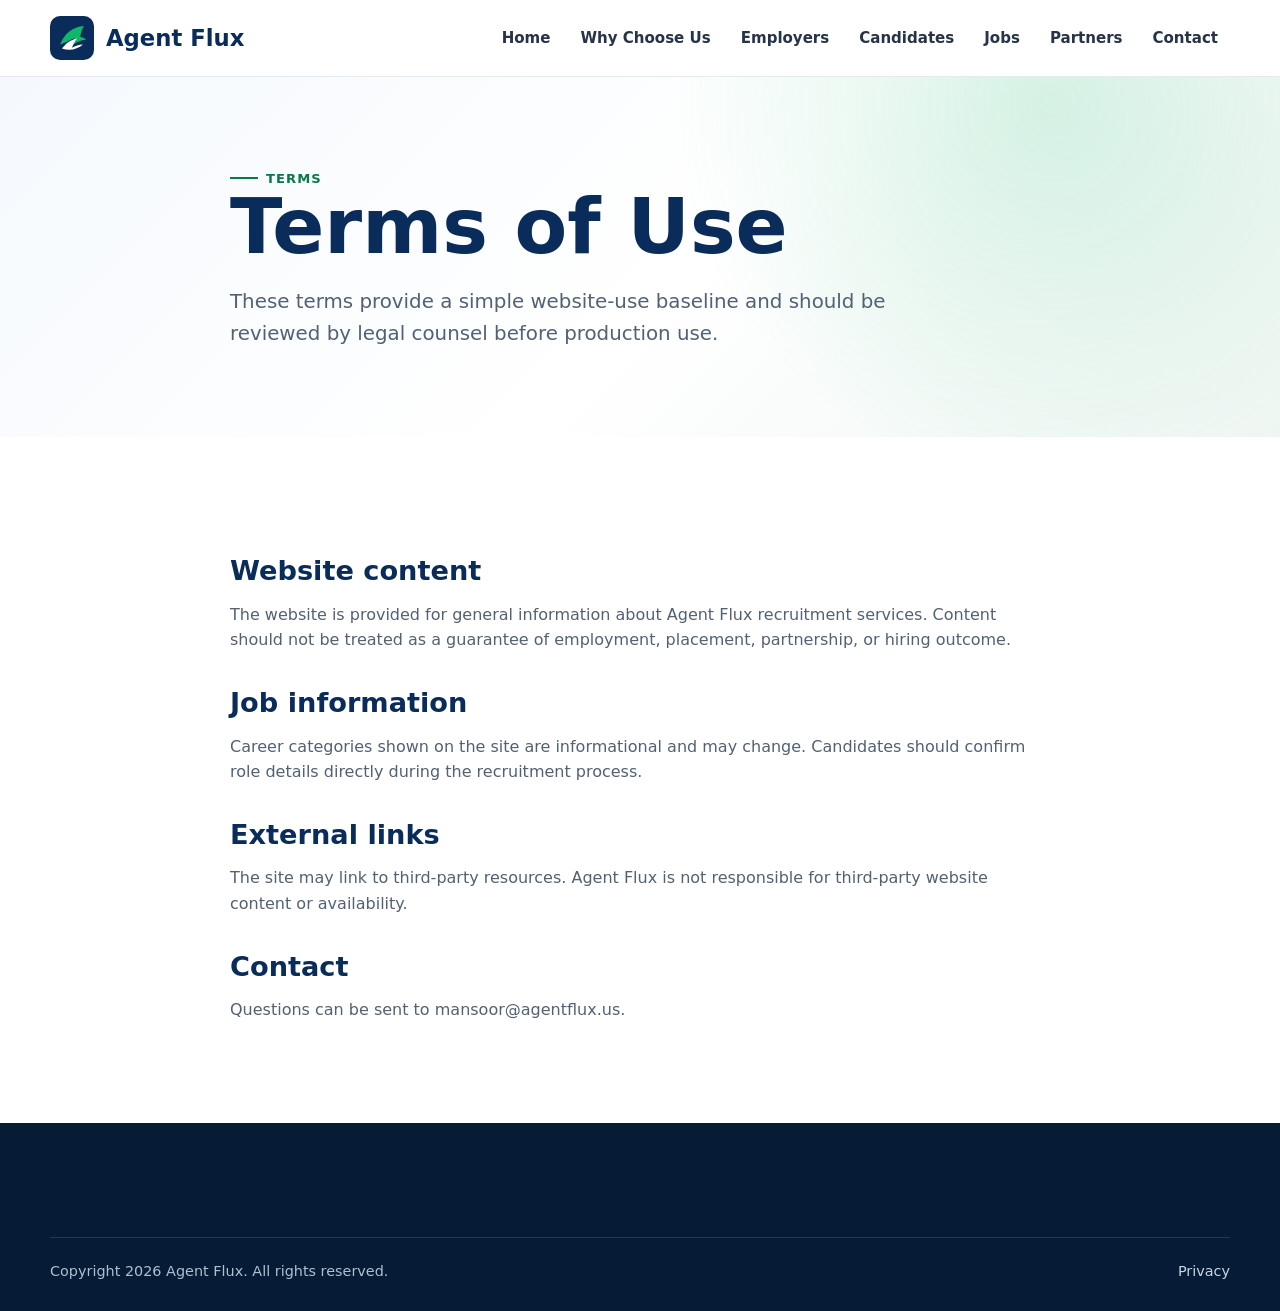
<file: terms.html>
<!doctype html>
<html lang="en">
<head>
  <meta charset="utf-8">
  <meta name="viewport" content="width=device-width, initial-scale=1">
  <title>Terms of Use | Agent Flux</title>
  <meta name="description" content="Terms of use for the Agent Flux website.">
  <link rel="canonical" href="https://agentflux.us/terms.html">
  <link rel="icon" href="images/agent-flux-mark.svg" type="image/svg+xml">
  <link rel="stylesheet" href="css/style.css">
</head>
<body>
  <a class="skip-link" href="#main">Skip to content</a>
  <header class="site-header"><div class="container nav-shell"><a class="logo" href="index.html"><img src="images/agent-flux-mark.svg" width="44" height="44" alt=""><span>Agent Flux</span></a><button class="menu-toggle" type="button" data-menu-toggle aria-expanded="false" aria-controls="site-nav" aria-label="Open navigation"><span></span></button><nav class="site-nav" id="site-nav" data-site-nav aria-label="Primary navigation"><a href="index.html">Home</a><a href="about.html">Why Choose Us</a><a href="employers.html">Employers</a><a href="candidates.html">Candidates</a><a href="jobs.html">Jobs</a><a href="partners.html">Partners</a><a href="contact.html">Contact</a></nav></div></header>
  <main id="main">
    <section class="hero hero--compact"><div class="container legal-copy"><span class="eyebrow">Terms</span><h1>Terms of Use</h1><p class="lead">These terms provide a simple website-use baseline and should be reviewed by legal counsel before production use.</p></div></section>
    <section class="section-alt"><div class="container legal-copy"><h2>Website content</h2><p>The website is provided for general information about Agent Flux recruitment services. Content should not be treated as a guarantee of employment, placement, partnership, or hiring outcome.</p><h2>Job information</h2><p>Career categories shown on the site are informational and may change. Candidates should confirm role details directly during the recruitment process.</p><h2>External links</h2><p>The site may link to third-party resources. Agent Flux is not responsible for third-party website content or availability.</p><h2>Contact</h2><p>Questions can be sent to <a href="mailto:mansoor@agentflux.us">mansoor@agentflux.us</a>.</p></div></section>
  </main>
  <footer class="site-footer"><div class="container footer-bottom"><span>Copyright 2026 Agent Flux. All rights reserved.</span><span><a href="privacy.html">Privacy</a></span></div></footer>
  <script src="js/script.js" defer></script>
</body>
</html>
</file>
<file: css/style.css>
/* Agent Flux modern static site */

:root {
  color-scheme: light;
  --bg: #f6f8fb;
  --surface: #ffffff;
  --surface-alt: #eef4f8;
  --ink: #0b1f3a;
  --muted: #526173;
  --subtle: #718095;
  --line: #dce5ee;
  --brand: #0a2c5a;
  --brand-2: #123f79;
  --accent: #087a46;
  --accent-2: #0fb768;
  --warning: #b45309;
  --radius-sm: 8px;
  --radius: 14px;
  --radius-lg: 22px;
  --shadow-sm: 0 8px 24px rgba(12, 31, 58, 0.08);
  --shadow: 0 18px 48px rgba(12, 31, 58, 0.12);
  --max: 1180px;
}

* {
  box-sizing: border-box;
}

html {
  scroll-behavior: smooth;
}

body {
  margin: 0;
  font-family: Inter, ui-sans-serif, system-ui, -apple-system, BlinkMacSystemFont, "Segoe UI", sans-serif;
  color: var(--ink);
  background: var(--bg);
  line-height: 1.6;
  text-rendering: optimizeLegibility;
}

body.nav-open {
  overflow: hidden;
}

img {
  display: block;
  max-width: 100%;
  height: auto;
}

a {
  color: inherit;
  text-decoration: none;
}

button,
input,
textarea,
select {
  font: inherit;
}

button {
  cursor: pointer;
}

:focus-visible {
  outline: 3px solid rgba(8, 122, 70, 0.45);
  outline-offset: 3px;
}

.skip-link {
  position: fixed;
  left: 16px;
  top: 16px;
  z-index: 1000;
  padding: 10px 14px;
  border-radius: var(--radius-sm);
  background: var(--ink);
  color: #fff;
  transform: translateY(-140%);
  transition: transform 0.2s ease;
}

.skip-link:focus {
  transform: translateY(0);
}

.container {
  width: min(calc(100% - 40px), var(--max));
  margin-inline: auto;
}

.top-bar {
  background: #071f43;
  color: #f6fbff;
  font-size: 0.92rem;
}

.top-bar__inner {
  min-height: 44px;
  display: flex;
  align-items: center;
  justify-content: space-between;
  gap: 16px;
}

.contact-strip,
.social-links {
  display: flex;
  flex-wrap: wrap;
  align-items: center;
  gap: 14px;
}

.contact-strip a,
.social-links a {
  color: #f6fbff;
  opacity: 0.94;
}

.social-links a {
  display: inline-flex;
  width: 34px;
  height: 34px;
  align-items: center;
  justify-content: center;
  border-radius: 999px;
  background: rgba(255, 255, 255, 0.12);
  font-weight: 700;
}

.site-header {
  position: sticky;
  top: 0;
  z-index: 50;
  background: rgba(255, 255, 255, 0.94);
  border-bottom: 1px solid rgba(220, 229, 238, 0.8);
  backdrop-filter: blur(14px);
}

.nav-shell {
  display: flex;
  min-height: 76px;
  align-items: center;
  justify-content: space-between;
  gap: 24px;
}

.logo {
  display: inline-flex;
  align-items: center;
  gap: 12px;
  color: var(--brand);
  font-weight: 800;
  font-size: 1.42rem;
  letter-spacing: 0;
  white-space: nowrap;
}

.logo img {
  width: 44px;
  height: 44px;
}

.site-nav {
  display: flex;
  align-items: center;
  gap: 6px;
}

.site-nav a {
  position: relative;
  padding: 11px 12px;
  border-radius: 999px;
  color: #263448;
  font-weight: 700;
  font-size: 0.94rem;
}

.site-nav a:hover,
.site-nav a.active {
  color: var(--accent);
  background: #eaf7f0;
}

.menu-toggle {
  display: none;
  width: 44px;
  height: 44px;
  align-items: center;
  justify-content: center;
  border: 1px solid var(--line);
  border-radius: var(--radius-sm);
  background: #fff;
  color: var(--ink);
}

.menu-toggle span {
  position: relative;
  width: 21px;
  height: 2px;
  background: currentColor;
  border-radius: 999px;
}

.menu-toggle span::before,
.menu-toggle span::after {
  content: "";
  position: absolute;
  left: 0;
  width: 21px;
  height: 2px;
  background: currentColor;
  border-radius: 999px;
}

.menu-toggle span::before {
  top: -7px;
}

.menu-toggle span::after {
  top: 7px;
}

.hero {
  padding: 84px 0 70px;
  background:
    radial-gradient(circle at 82% 8%, rgba(15, 183, 104, 0.16), transparent 34%),
    linear-gradient(135deg, #f5f9fd 0%, #ffffff 54%, #eef6f2 100%);
}

.hero--compact {
  padding-bottom: 58px;
}

.hero-grid {
  display: grid;
  grid-template-columns: minmax(0, 1.02fr) minmax(320px, 0.9fr);
  align-items: center;
  gap: 58px;
}

.eyebrow,
.section-kicker {
  display: inline-flex;
  align-items: center;
  gap: 8px;
  color: var(--accent);
  font-weight: 800;
  font-size: 0.82rem;
  letter-spacing: 0.08em;
  text-transform: uppercase;
}

.eyebrow::before,
.section-kicker::before {
  content: "";
  width: 28px;
  height: 2px;
  background: currentColor;
}

h1,
h2,
h3,
p {
  margin-top: 0;
}

h1 {
  max-width: 820px;
  margin-bottom: 22px;
  font-size: clamp(2.55rem, 6vw, 4.9rem);
  line-height: 0.98;
  letter-spacing: 0;
  color: var(--brand);
}

h2 {
  margin-bottom: 16px;
  color: var(--brand);
  font-size: clamp(2rem, 3.6vw, 3.35rem);
  line-height: 1.05;
  letter-spacing: 0;
}

h3 {
  margin-bottom: 10px;
  color: var(--ink);
  font-size: 1.12rem;
  line-height: 1.25;
}

.lead {
  max-width: 660px;
  margin-bottom: 30px;
  color: var(--muted);
  font-size: clamp(1.06rem, 1.8vw, 1.24rem);
}

.hero-actions,
.section-actions,
.cta-actions {
  display: flex;
  flex-wrap: wrap;
  gap: 14px;
  align-items: center;
}

.btn {
  display: inline-flex;
  min-height: 48px;
  align-items: center;
  justify-content: center;
  gap: 8px;
  padding: 12px 20px;
  border: 1px solid transparent;
  border-radius: 999px;
  font-weight: 800;
  text-align: center;
  transition: transform 0.18s ease, box-shadow 0.18s ease, background 0.18s ease, color 0.18s ease;
}

.btn:hover {
  transform: translateY(-2px);
}

.btn-primary {
  background: var(--accent);
  color: #fff;
  box-shadow: 0 12px 28px rgba(8, 122, 70, 0.24);
}

.btn-primary:hover {
  background: #06673b;
}

.btn-secondary {
  background: #fff;
  color: var(--brand);
  border-color: #c9d8e6;
}

.btn-secondary:hover {
  border-color: var(--accent);
  color: var(--accent);
}

.btn-ghost {
  background: transparent;
  color: var(--brand);
}

.visual-card {
  position: relative;
  overflow: hidden;
  border: 1px solid rgba(220, 229, 238, 0.9);
  border-radius: var(--radius-lg);
  background: #fff;
  box-shadow: var(--shadow);
}

.visual-card img {
  width: 100%;
  aspect-ratio: 4 / 3;
  object-fit: cover;
}

.metric-ribbon {
  position: absolute;
  left: 18px;
  right: 18px;
  bottom: 18px;
  display: grid;
  grid-template-columns: repeat(3, 1fr);
  gap: 10px;
}

.metric-chip {
  padding: 12px 10px;
  border-radius: 12px;
  background: rgba(255, 255, 255, 0.92);
  box-shadow: var(--shadow-sm);
}

.metric-chip strong {
  display: block;
  color: var(--accent);
  font-size: 1.1rem;
  line-height: 1;
}

.metric-chip span {
  color: var(--muted);
  font-size: 0.78rem;
}

section {
  padding: 84px 0;
}

.section-alt {
  background: #fff;
}

.section-head {
  max-width: 780px;
  margin-bottom: 42px;
}

.section-head.center {
  margin-inline: auto;
  text-align: center;
}

.section-head.center .section-kicker {
  justify-content: center;
}

.section-head.center .section-kicker::before {
  display: none;
}

.grid {
  display: grid;
  gap: 22px;
}

.grid-2 {
  grid-template-columns: repeat(2, minmax(0, 1fr));
}

.grid-3 {
  grid-template-columns: repeat(3, minmax(0, 1fr));
}

.grid-4 {
  grid-template-columns: repeat(4, minmax(0, 1fr));
}

.card {
  height: 100%;
  padding: 26px;
  border: 1px solid var(--line);
  border-radius: var(--radius);
  background: var(--surface);
  box-shadow: var(--shadow-sm);
}

.card--quiet {
  box-shadow: none;
}

.card p {
  margin-bottom: 0;
  color: var(--muted);
}

.icon-badge {
  display: inline-flex;
  width: 42px;
  height: 42px;
  align-items: center;
  justify-content: center;
  margin-bottom: 18px;
  border-radius: 12px;
  background: #e7f5ee;
  color: var(--accent);
  font-weight: 900;
}

.stats-row {
  display: grid;
  grid-template-columns: repeat(4, minmax(0, 1fr));
  gap: 16px;
}

.stat {
  padding: 24px;
  border: 1px solid var(--line);
  border-radius: var(--radius);
  background: #fff;
}

.stat strong {
  display: block;
  margin-bottom: 4px;
  color: var(--accent);
  font-size: clamp(2rem, 4vw, 3rem);
  line-height: 1;
}

.stat span {
  color: var(--muted);
  font-weight: 700;
}

.split {
  display: grid;
  grid-template-columns: minmax(0, 0.95fr) minmax(0, 1.05fr);
  gap: 56px;
  align-items: center;
}

.split img {
  width: 100%;
  aspect-ratio: 5 / 4;
  object-fit: cover;
  border-radius: var(--radius-lg);
  box-shadow: var(--shadow);
}

.check-list {
  display: grid;
  gap: 13px;
  padding: 0;
  margin: 24px 0 0;
  list-style: none;
}

.check-list li {
  display: flex;
  gap: 12px;
  align-items: flex-start;
  color: #344257;
  font-weight: 650;
}

.check-list li::before {
  content: "";
  flex: 0 0 20px;
  width: 20px;
  height: 20px;
  margin-top: 2px;
  border-radius: 999px;
  background: var(--accent);
  box-shadow: inset 0 0 0 6px #dff4ea;
}

.process {
  counter-reset: step;
}

.process .card {
  position: relative;
}

.process .card::before {
  counter-increment: step;
  content: counter(step, decimal-leading-zero);
  display: inline-flex;
  width: 42px;
  height: 42px;
  align-items: center;
  justify-content: center;
  margin-bottom: 18px;
  border-radius: 12px;
  background: var(--brand);
  color: #fff;
  font-weight: 900;
}

.logos {
  display: grid;
  grid-template-columns: repeat(5, minmax(0, 1fr));
  gap: 14px;
}

.logo-card {
  display: flex;
  min-height: 126px;
  align-items: center;
  justify-content: center;
  padding: 22px;
  border: 1px solid var(--line);
  border-radius: var(--radius);
  background: #fff;
  filter: grayscale(0.2);
  transition: transform 0.18s ease, border-color 0.18s ease, filter 0.18s ease;
}

.logo-card:hover {
  transform: translateY(-3px);
  border-color: rgba(8, 122, 70, 0.35);
  filter: grayscale(0);
}

.logo-card img {
  max-height: 62px;
  object-fit: contain;
}

.job-card {
  display: grid;
  gap: 18px;
}

.job-meta {
  display: flex;
  flex-wrap: wrap;
  gap: 8px;
}

.pill {
  display: inline-flex;
  align-items: center;
  padding: 6px 10px;
  border-radius: 999px;
  background: #eef4f8;
  color: #405069;
  font-size: 0.82rem;
  font-weight: 800;
}

.testimonial {
  display: grid;
  gap: 18px;
}

.quote {
  color: #24344a;
  font-size: 1.04rem;
}

.person {
  color: var(--muted);
  font-weight: 800;
}

.contact-panel {
  display: grid;
  grid-template-columns: minmax(0, 0.85fr) minmax(0, 1.15fr);
  gap: 28px;
  align-items: start;
}

.contact-box,
.form-card {
  padding: 30px;
  border: 1px solid var(--line);
  border-radius: var(--radius-lg);
  background: #fff;
  box-shadow: var(--shadow-sm);
}

.contact-methods {
  display: grid;
  gap: 14px;
  margin-top: 24px;
}

.method {
  padding: 16px;
  border-radius: var(--radius);
  background: #f4f8fb;
}

.method strong {
  display: block;
  color: var(--brand);
}

.method a,
.method span {
  color: var(--muted);
}

.form-grid {
  display: grid;
  grid-template-columns: repeat(2, minmax(0, 1fr));
  gap: 16px;
}

.field {
  display: grid;
  gap: 7px;
  margin-bottom: 16px;
}

.field.full {
  grid-column: 1 / -1;
}

label {
  color: #25334a;
  font-weight: 800;
}

input,
select,
textarea {
  width: 100%;
  border: 1px solid #cbd7e4;
  border-radius: 12px;
  background: #fff;
  color: var(--ink);
  padding: 12px 14px;
}

textarea {
  min-height: 150px;
  resize: vertical;
}

.form-note,
.form-status {
  color: var(--muted);
  font-size: 0.92rem;
}

.form-status {
  min-height: 1.5em;
  margin: 12px 0 0;
  font-weight: 800;
}

.form-status.success {
  color: var(--accent);
}

.form-status.error {
  color: #b42318;
}

.faq {
  display: grid;
  gap: 12px;
}

.faq-item {
  border: 1px solid var(--line);
  border-radius: var(--radius);
  background: #fff;
  overflow: hidden;
}

.faq-question {
  width: 100%;
  display: flex;
  align-items: center;
  justify-content: space-between;
  gap: 20px;
  border: 0;
  background: transparent;
  color: var(--brand);
  padding: 20px;
  font-weight: 900;
  text-align: left;
}

.faq-question::after {
  content: "+";
  flex: 0 0 auto;
  font-size: 1.4rem;
}

.faq-question[aria-expanded="true"]::after {
  content: "-";
}

.faq-answer {
  display: none;
  padding: 0 20px 20px;
  color: var(--muted);
}

.faq-answer.open {
  display: block;
}

.map-shell {
  overflow: hidden;
  border: 1px solid var(--line);
  border-radius: var(--radius-lg);
  background: #fff;
  box-shadow: var(--shadow-sm);
}

.map-shell iframe {
  display: block;
  width: 100%;
  height: 380px;
  border: 0;
}

.cta {
  padding: 76px 0;
  background:
    linear-gradient(135deg, rgba(10, 44, 90, 0.96), rgba(11, 78, 99, 0.96)),
    #0a2c5a;
  color: #fff;
}

.cta-grid {
  display: grid;
  grid-template-columns: minmax(0, 1fr) auto;
  gap: 30px;
  align-items: center;
}

.cta h2,
.cta p {
  color: #fff;
}

.cta p {
  max-width: 680px;
  margin-bottom: 0;
  opacity: 0.9;
}

.cta .btn-secondary {
  background: rgba(255, 255, 255, 0.1);
  color: #fff;
  border-color: rgba(255, 255, 255, 0.35);
}

.site-footer {
  padding: 70px 0 28px;
  background: #061b36;
  color: #dce8f5;
}

.footer-grid {
  display: grid;
  grid-template-columns: 1.3fr 0.8fr 0.8fr 1fr;
  gap: 34px;
}

.footer-brand img {
  width: 48px;
  height: 48px;
  margin-bottom: 14px;
}

.site-footer h2,
.site-footer h3 {
  color: #fff;
  font-size: 1rem;
}

.site-footer p,
.site-footer li,
.site-footer a {
  color: #c7d6e5;
}

.site-footer ul {
  display: grid;
  gap: 9px;
  padding: 0;
  margin: 0;
  list-style: none;
}

.site-footer a:hover {
  color: #7be0ac;
}

.footer-bottom {
  display: flex;
  flex-wrap: wrap;
  justify-content: space-between;
  gap: 14px;
  margin-top: 44px;
  padding-top: 22px;
  border-top: 1px solid rgba(255, 255, 255, 0.12);
  color: #aebfd0;
  font-size: 0.9rem;
}

.legal-copy {
  max-width: 820px;
}

.legal-copy h2 {
  margin-top: 36px;
  font-size: 1.7rem;
}

.legal-copy p,
.legal-copy li {
  color: var(--muted);
}

@media (max-width: 1020px) {
  .menu-toggle {
    display: inline-flex;
  }

  .site-nav {
    position: fixed;
    inset: 121px 16px auto;
    display: none;
    flex-direction: column;
    align-items: stretch;
    gap: 4px;
    padding: 14px;
    border: 1px solid var(--line);
    border-radius: var(--radius);
    background: #fff;
    box-shadow: var(--shadow);
  }

  .site-nav.active {
    display: flex;
  }

  .site-nav a {
    border-radius: 10px;
    padding: 13px 14px;
  }

  .hero-grid,
  .split,
  .contact-panel,
  .cta-grid {
    grid-template-columns: 1fr;
  }

  .grid-4,
  .stats-row,
  .footer-grid {
    grid-template-columns: repeat(2, minmax(0, 1fr));
  }

  .logos {
    grid-template-columns: repeat(3, minmax(0, 1fr));
  }
}

@media (max-width: 720px) {
  .container {
    width: min(calc(100% - 28px), var(--max));
  }

  .top-bar__inner {
    padding: 10px 0;
    align-items: flex-start;
    flex-direction: column;
  }

  .social-links {
    display: none;
  }

  .nav-shell {
    min-height: 68px;
  }

  .logo {
    font-size: 1.2rem;
  }

  .logo img {
    width: 38px;
    height: 38px;
  }

  .site-nav {
    inset: 117px 12px auto;
  }

  .hero {
    padding: 54px 0 46px;
  }

  section {
    padding: 58px 0;
  }

  .hero-actions,
  .section-actions,
  .cta-actions {
    align-items: stretch;
    flex-direction: column;
  }

  .btn {
    width: 100%;
  }

  .metric-ribbon {
    position: static;
    grid-template-columns: 1fr;
    padding: 12px;
  }

  .grid-2,
  .grid-3,
  .grid-4,
  .stats-row,
  .footer-grid,
  .form-grid,
  .logos {
    grid-template-columns: 1fr;
  }

  .contact-box,
  .form-card,
  .card {
    padding: 22px;
  }

  .map-shell iframe {
    height: 300px;
  }
}

@media (prefers-reduced-motion: reduce) {
  *,
  *::before,
  *::after {
    scroll-behavior: auto !important;
    transition-duration: 0.01ms !important;
    animation-duration: 0.01ms !important;
    animation-iteration-count: 1 !important;
  }
}
</file>
